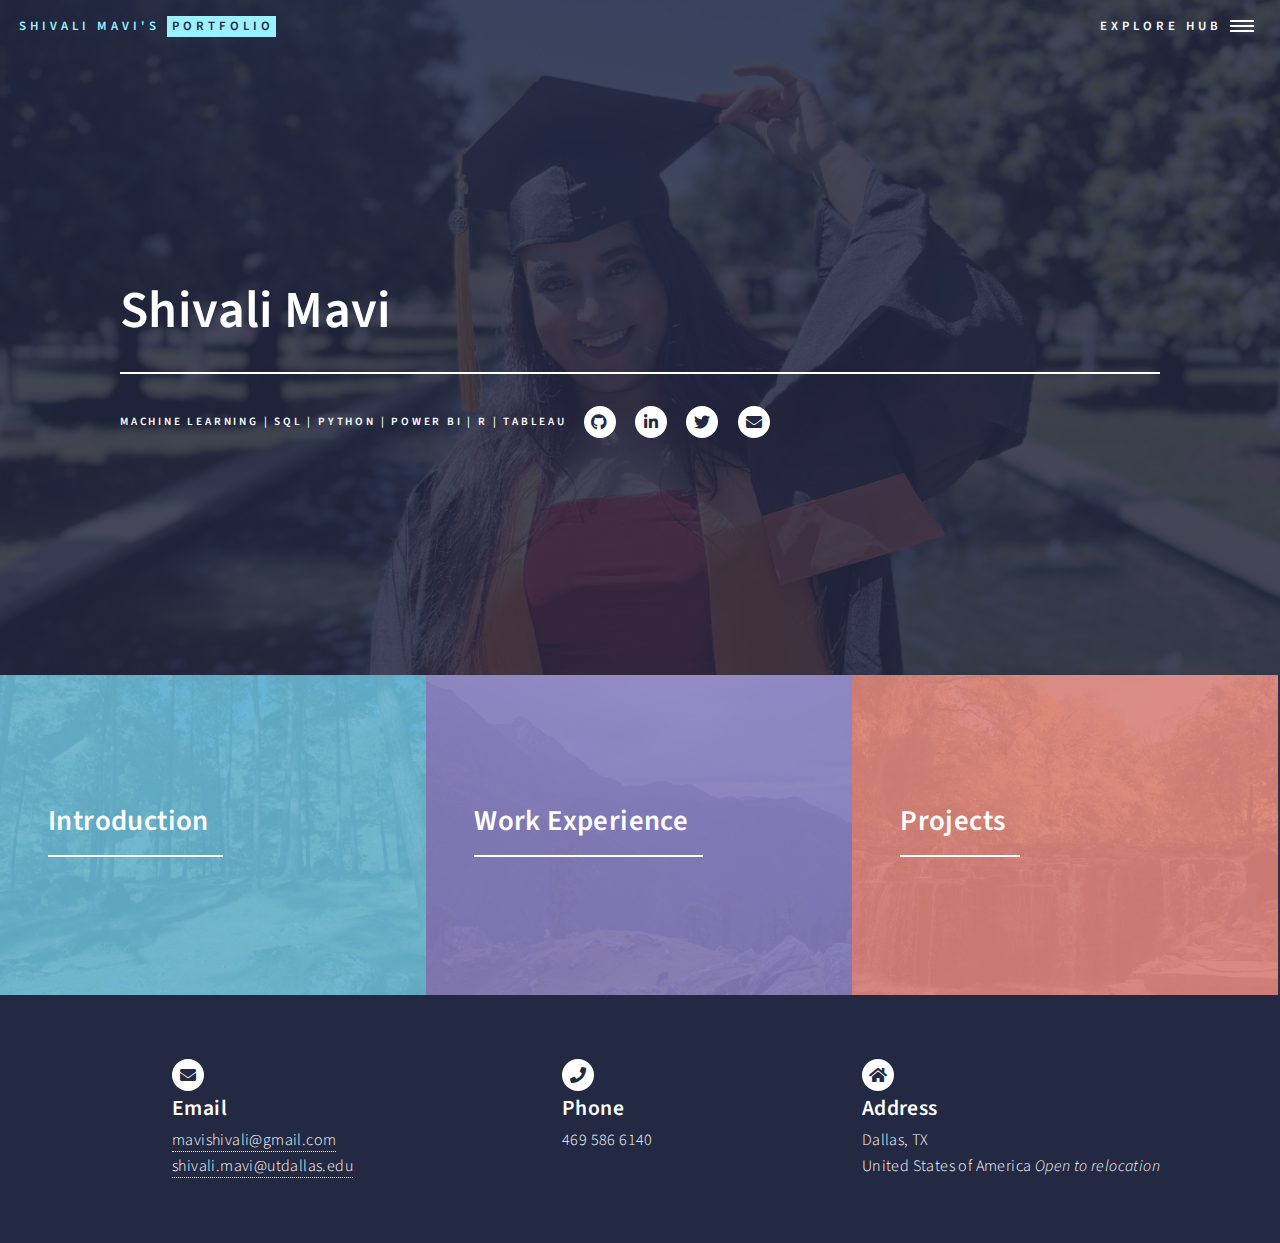
<file: index.html>
<!DOCTYPE HTML>

<html>
	<head>
		<title>Shivali Mavi's Portfolio</title>
		<meta charset="utf-8" />
		<meta name="viewport" content="width=device-width, initial-scale=1, user-scalable=no" />
		<link rel="stylesheet" href="assets/css/main.css" />
		<noscript><link rel="stylesheet" href="assets/css/noscript.css" /></noscript>
	</head>
	<body class="is-preload">

		<!-- Wrapper -->
			<div id="wrapper">

				<!-- Header -->
					<header id="header" class="alt">
						<a href="index.html" class="logo"><span>Shivali Mavi's</span> <strong>Portfolio</strong></a>
						<nav>
							<a href="#menu">Explore Hub</a>
						</nav>
					</header>
					
<!-- Menu -->
					<nav id="menu">
						<ul class="links">
							<li><a href="generic.html">Who am I?</a></li>
							<li><a href="elements.html">Professional Adventures!</a></li>
							<li><a href="projects.html">Projects</a></li>
						</ul>
					</nav>
				<!-- Banner -->
					<section id="banner" class="major">
						<div class="inner">
							<header class="major">
								<h1>Shivali Mavi</h1>
							</header>
							<div class="content">
								<p>Machine Learning | SQL | Python | Power BI | R | Tableau<br />
								</p>
								<!-- <ul class="actions">
									<li><a href="https://www.linkedin.com/in/shivalimavi/" class="button next scrolly">@shivalimavi</a></li>
								</ul> -->
				            <!-- Social media icons -->
							<ul class="icons">
								<li><a href="https://github.com/shivalimavi" class="icon brands alt fa-github"><span class="label">GitHub</span></a></li>
								<li><a href="https://www.linkedin.com/in/shivalimavi/" class="icon brands alt fa-linkedin-in"><span class="label">LinkedIn</span></a></li>
								<li><a href="https://twitter.com/shivalimavi1" class="icon brands alt fa-twitter"><span class="label">Twitter</span></a></li>
								<li><a href="mailto:shivali.mavi@utdallas.edu" class="icon solid alt fa-envelope"><span class="label">Email</span></a></li>
							</ul>
							</div>
						</div>
					</section>

				<!-- Main -->
					<div id="main">

						<!-- One -->
							<section id="one" class="tiles">
								<article>
									<span class="image">
										<img src="images/kasol.jpg" alt="" />
									</span>
									<header class="major">
										<h3><a href="generic.html" class="link">Introduction</a></h3>
									</header>
								</article>
								<article>
									<span class="image">
										<img src="images/triund2.JPG" alt="" />
									</span>
									<header class="major">
										<h3><a href="elements.html" class="link">Work Experience</a></h3>
									</header>
								</article>
								<article>
									<span class="image">
										<img src="images/dallas.jpg" alt="" />
									</span>
									<header class="major">
										<h3><a href="projects.html" class="link">Projects</a></h3>
									</header>
								</article>
								<!-- <article>
									<span class="image">
										<img src="images/pic04.jpg" alt="" />
									</span>
									<header class="major">
										<h3><a href="landing.html" class="link">Leadership Engagement</a></h3>
										<p>Nisl sed aliquam</p>
									</header>
								</article> -->
							</section>

						<!-- Two -->
							<!-- <section id="two">
								<div class="inner">
									<header class="major">
										<h2>Professional Proficiencies</h2>
									</header>
									<p>Nullam et orci eu lorem consequat tincidunt vivamus e</p>
									<ul class="actions">
										<li><a href="landing.html" class="button next">Get Started</a></li>
									</ul>
								</div>
							</section> -->

					</div>

				<!-- Contact -->
					<section id="contact">
						<div class="inner">
							<!-- <section>
								<form method="post" action="#">
									<div class="fields">
										<div class="field half">
											<label for="name">Name</label>
											<input type="text" name="name" id="name" />
										</div>
										<div class="field half">
											<label for="email">Email</label>
											<input type="text" name="email" id="email" />
										</div>
										<div class="field">
											<label for="message">Message</label>
											<textarea name="message" id="message" rows="6"></textarea>
										</div>
									</div>
									<ul class="actions">
										<li><input type="submit" value="Send Message" class="primary" /></li>
										<li><input type="reset" value="Clear" /></li>
									</ul>
								</form>
							</section> 
							<section class="split">
								<section> 
									<div class="contact-method">
										<span class="icon solid alt fa-envelope"></span>
										<h3>Email</h3>
										<a href="#">mavishivali@gmail.com</a>
									</div>
								</section>
								<section>
									<div class="contact-method">
										<span class="icon solid alt fa-phone"></span>
										<h3>Phone</h3>
										<span>469 586 6140</span>
									</div>
								</section>
								<section>
									<div class="contact-method">
										<span class="icon solid alt fa-home"></span>
										<h3>Address</h3>
										<span>1234 Somewhere Road #5432<br />
										Richardson, TX 75080<br />
										United States of America</span>
									</div>
								</section>
							</section> -->
							<div class="contact-methods">
								<section class="contact-method">
									<span class="icon solid alt fa-envelope"></span>
									<h3>Email</h3>
									<a href="mailto:mavishivali@gmail.com">mavishivali@gmail.com</a> <br />
									<a href="mailto:shivali.mavi@utdallas.edu">shivali.mavi@utdallas.edu</a>
								</section>
								<section class="contact-method">
									<span class="icon solid alt fa-phone"></span>
									<h3>Phone</h3>
									<span>469 586 6140</span>
								</section>
								<section class="contact-method">
									<span class="icon solid alt fa-home"></span>
									<h3>Address</h3>
									<span>Dallas, TX <br />
									United States of America<be />
									<i>Open to relocation</i></span>
								</section>
							</div>
						</div>
					</section>

				<!-- Footer -->
					<!-- <footer id="footer">
						<div class="inner">
							<ul class="icons">
								<li><a href="https://github.com/shivalimavi" class="icon brands alt fa-github"><span class="label">GitHub</span></a></li>
								<li><a href="https://twitter.com/shivalimavi1" class="icon brands alt fa-twitter"><span class="label">Twitter</span></a></li>
								<li><a href="#" class="icon brands alt fa-facebook-f"><span class="label">Facebook</span></a></li>
								<li><a href="#" class="icon brands alt fa-instagram"><span class="label">Instagram</span></a></li>
								<li><a href="#" class="icon brands alt fa-linkedin-in"><span class="label">LinkedIn</span></a></li>
							</ul>
							 <ul class="copyright">
								<li>&copy; Untitled</li><li>Design: <a href="https://html5up.net">HTML5 UP</a></li>
							</ul> 
						</div>
					</footer> -->

			</div>

		<!-- Scripts -->
			<script src="assets/js/jquery.min.js"></script>
			<script src="assets/js/jquery.scrolly.min.js"></script>
			<script src="assets/js/jquery.scrollex.min.js"></script>
			<script src="assets/js/browser.min.js"></script>
			<script src="assets/js/breakpoints.min.js"></script>
			<script src="assets/js/util.js"></script>
			<script src="assets/js/main.js"></script>

	</body>
</html>
</file>
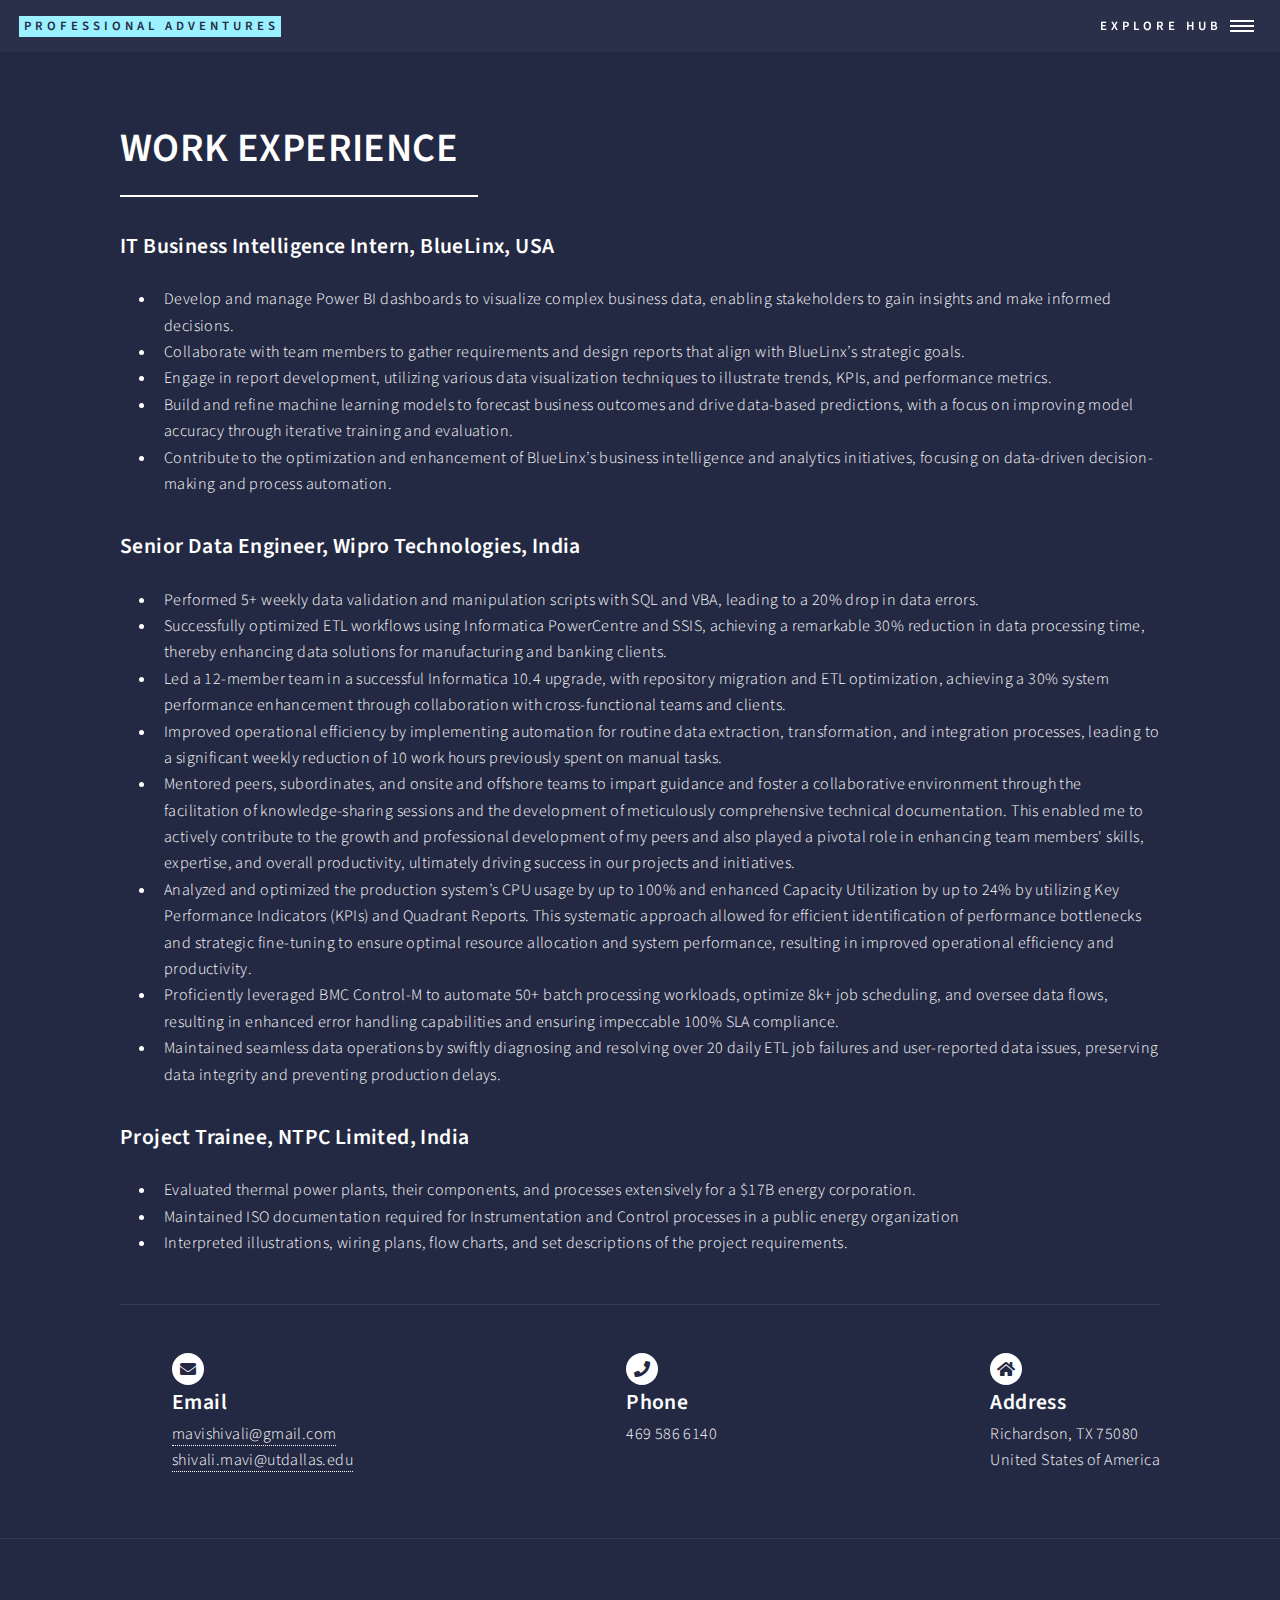
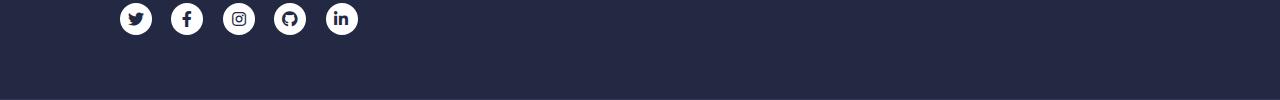
<file: elements.html>
<!DOCTYPE HTML>
<html>
	<head>
		<title>Work Experience - SHIVALI MAVI</title>
		<meta charset="utf-8" />
		<meta name="viewport" content="width=device-width, initial-scale=1, user-scalable=no" />
		<link rel="stylesheet" href="assets/css/main.css" />
		<noscript><link rel="stylesheet" href="assets/css/noscript.css" /></noscript>
	</head>
	<body class="is-preload">

		<!-- Wrapper -->
			<div id="wrapper">

				<!-- Header -->
					<header id="header">
						<a href="index.html" class="logo"><strong>Professional Adventures</strong> <span></span></a>
						<nav>
							<a href="#menu">Explore HUB</a>
						</nav>
					</header>

				<!-- Menu -->
				<nav id="menu">
					<ul class="links">
						
						<li><a href="generic.html">Who am I?</a></li>
						<li><a href="elements.html">Professional Adventures!</a></li>
						<li><a href="projects.html">Projects</a></li>
					</ul>
					<ul class="actions stacked">
							<li><a href="index.html" class="button primary fit">PORTFOLIO</a></li>
					</ul>
				</nav>

				<!-- Main -->
					<div id="main" class="alt">

						<!-- One -->
							<section id="one">
								<div class="inner">
									<header class="major">
										<h1>WORK EXPERIENCE</h1>
									</header>
	<!-- Content -->
<h3 id="content">IT Business Intelligence Intern, BlueLinx, USA</h3>
<ol>
											<!-- <li>PROJECT name</li> -->
<ul>
<li> Develop and manage Power BI dashboards to visualize complex business data, enabling stakeholders to gain insights and make informed decisions.</li>
<li>Collaborate with team members to gather requirements and design reports that align with BlueLinx’s strategic goals.</li>
<li>Engage in report development, utilizing various data visualization techniques to illustrate trends, KPIs, and performance metrics.</li>
<li>Build and refine machine learning models to forecast business outcomes and drive data-based predictions, with a focus on improving model accuracy through iterative training and evaluation.</li>
<li>Contribute to the optimization and enhancement of BlueLinx’s business intelligence and analytics initiatives, focusing on data-driven decision-making and process automation.</li>
</ul>
</ol>

									<!-- Content -->
										<h3 id="content">Senior Data Engineer, Wipro Technologies, India</h3>
										<ol>
											<!-- <li>PROJECT name</li> -->
											<ul>
												<li>Performed 5+ weekly data validation and manipulation scripts with SQL and VBA, leading to a 20% drop in data errors.    </li>
												<li>Successfully optimized ETL workflows using Informatica PowerCentre and SSIS, achieving a remarkable 30% reduction in data processing time, thereby enhancing data solutions for manufacturing and banking clients.</li>
												<li>Led a 12-member team in a successful Informatica 10.4 upgrade, with repository migration and ETL optimization, achieving a 30% system performance enhancement through collaboration with cross-functional teams and clients. </li>
												<li>Improved operational efficiency by implementing automation for routine data extraction, transformation, and integration processes, leading to a significant weekly reduction of 10 work hours previously spent on manual tasks.</li>
												<li>Mentored peers, subordinates, and onsite and offshore teams to impart guidance and foster a collaborative environment through the facilitation of knowledge-sharing sessions and the development of meticulously comprehensive technical documentation. This enabled me to actively contribute to the growth and professional development of my peers and also played a pivotal role in enhancing team members' skills, expertise, and overall productivity, ultimately driving success in our projects and initiatives.</li>
												<li>Analyzed and optimized the production system’s CPU usage by up to 100% and enhanced Capacity Utilization by up to 24% by utilizing Key Performance Indicators (KPIs) and Quadrant Reports. This systematic approach allowed for efficient identification of performance bottlenecks and strategic fine-tuning to ensure optimal resource allocation and system performance, resulting in improved operational efficiency and productivity. </li>
												<li>Proficiently leveraged BMC Control-M to automate 50+ batch processing workloads, optimize 8k+ job scheduling, and oversee data flows, resulting in enhanced error handling capabilities and ensuring impeccable 100% SLA compliance.</li>
												<li>Maintained seamless data operations by swiftly diagnosing and resolving over 20 daily ETL job failures and user-reported data issues, preserving data integrity and preventing production delays.</li>
											
											</ul>

										</ol>
										<h3 id="content">Project Trainee, NTPC Limited, India</h3>
										<ol>
											<!-- <li>PROJECT name</li> -->
											<ul>
												<li>Evaluated thermal power plants, their components, and processes extensively for a $17B energy corporation.</li>
												<li>Maintained ISO documentation required for Instrumentation and Control processes in 	a public energy organization </li>
												<li>Interpreted illustrations, wiring plans, flow charts, and set descriptions of the project requirements.</li>
											</ul>

										</ol>
										<!-- <div class="row">
											<div class="col-6 col-12-small">
												<h3>Sem turpis amet semper</h3>
												<p>Nunc lacinia ante nunc ac lobortis. Interdum adipiscing gravida odio porttitor sem non mi integer non faucibus ornare mi ut ante amet placerat aliquet. Volutpat commodo eu sed ante lacinia. Sapien a lorem in integer ornare praesent commodo adipiscing arcu in massa commodo lorem accumsan at odio massa ac ac. Semper adipiscing varius montes viverra nibh in adipiscing blandit tempus accumsan.</p>
											</div>
											<div class="col-6 col-12-small">
												<h3>Magna odio tempus commodo</h3>
												<p>In arcu accumsan arcu adipiscing accumsan orci ac. Felis id enim aliquet. Accumsan ac integer lobortis commodo ornare aliquet accumsan erat tempus amet porttitor. Ante commodo blandit adipiscing integer semper orci eget. Faucibus commodo adipiscing mi eu nullam accumsan morbi arcu ornare odio mi adipiscing nascetur lacus ac interdum morbi accumsan vis mi accumsan ac praesent.</p>
											</div> -->
											<!-- Break -->
											<!-- <div class="col-4 col-12-medium">
												<h3>Interdum sapien gravida</h3>
												<p>Nunc lacinia ante nunc ac lobortis. Interdum adipiscing gravida odio porttitor sem non mi integer non faucibus ornare mi ut ante amet placerat aliquet. Volutpat eu sed ante lacinia sapien lorem accumsan varius montes viverra nibh in adipiscing blandit tempus accumsan.</p>
											</div>
											<div class="col-4 col-12-medium">
												<h3>Faucibus consequat lorem</h3>
												<p>Nunc lacinia ante nunc ac lobortis. Interdum adipiscing gravida odio porttitor sem non mi integer non faucibus ornare mi ut ante amet placerat aliquet. Volutpat eu sed ante lacinia sapien lorem accumsan varius montes viverra nibh in adipiscing blandit tempus accumsan.</p>
											</div>
											<div class="col-4 col-12-medium">
												<h3>Accumsan montes viverra</h3>
												<p>Nunc lacinia ante nunc ac lobortis. Interdum adipiscing gravida odio porttitor sem non mi integer non faucibus ornare mi ut ante amet placerat aliquet. Volutpat eu sed ante lacinia sapien lorem accumsan varius montes viverra nibh in adipiscing blandit tempus accumsan.</p>
											</div>
										</div> -->

									<hr class="major" />

									<!-- Elements -->
										<!-- <h2 id="elements">Elements</h2>
										<div class="row gtr-200">
											<div class="col-6 col-12-medium"> -->

												<!-- Text stuff -->
													<!-- <h3>Text</h3>
													<p>This is <b>bold</b> and this is <strong>strong</strong>. This is <i>italic</i> and this is <em>emphasized</em>.
													This is <sup>superscript</sup> text and this is <sub>subscript</sub> text.
													This is <u>underlined</u> and this is code: <code>for (;;) { ... }</code>.
													Finally, this is a <a href="#">link</a>.</p>
													<hr />
													<h2>Heading Level 2</h2>
													<h3>Heading Level 3</h3>
													<h4>Heading Level 4</h4>
													<hr />
													<p>Nunc lacinia ante nunc ac lobortis. Interdum adipiscing gravida odio porttitor sem non mi integer non faucibus ornare mi ut ante amet placerat aliquet. Volutpat eu sed ante lacinia sapien lorem accumsan varius montes viverra nibh in adipiscing blandit tempus accumsan.</p>
													-->
												<!-- Lists -->
													<!--<h3>Lists</h3>
													<div class="row">
														<div class="col-6 col-12-small">

															<h4>Unordered</h4>
															<ul>
																<li>Dolor etiam magna etiam.</li>
																<li>Sagittis lorem eleifend.</li>
																<li>Felis dolore viverra.</li>
															</ul>

															<h4>Alternate</h4>
															<ul class="alt">
																<li>Dolor etiam magna etiam.</li>
																<li>Sagittis lorem eleifend.</li>
																<li>Felis feugiat viverra.</li>
															</ul>

														</div>
														<div class="col-6 col-12-small">

															<h4>Ordered</h4>
															<ol>
																<li>Dolor etiam magna etiam.</li>
																<li>Etiam vel lorem sed viverra.</li>
																<li>Felis dolore viverra.</li>
																<li>Dolor etiam magna etiam.</li>
																<li>Etiam vel lorem sed viverra.</li>
																<li>Felis dolore viverra.</li>
															</ol>

															<h4>Icons</h4>
															<ul class="icons">
																<li><a href="#" class="icon brands fa-twitter"><span class="label">Twitter</span></a></li>
																<li><a href="#" class="icon brands fa-facebook-f"><span class="label">Facebook</span></a></li>
																<li><a href="#" class="icon brands fa-instagram"><span class="label">Instagram</span></a></li>
																<li><a href="#" class="icon brands fa-github"><span class="label">Github</span></a></li>
																<li><a href="#" class="icon brands fa-dribbble"><span class="label">Dribbble</span></a></li>
																<li><a href="#" class="icon brands fa-tumblr"><span class="label">Tumblr</span></a></li>
															</ul>
															<ul class="icons">
																<li><a href="#" class="icon brands alt fa-twitter"><span class="label">Twitter</span></a></li>
																<li><a href="#" class="icon brands alt fa-facebook-f"><span class="label">Facebook</span></a></li>
																<li><a href="#" class="icon brands alt fa-instagram"><span class="label">Instagram</span></a></li>
															</ul>

														</div>
													</div>
													<h4>Definition</h4>
													<dl>
														<dt>Item1</dt>
														<dd>
															<p>Lorem ipsum dolor vestibulum ante ipsum primis in faucibus vestibulum. Blandit adipiscing eu felis iaculis volutpat ac adipiscing accumsan eu faucibus. Integer ac pellentesque praesent. Lorem ipsum dolor.</p>
														</dd>
														<dt>Item2</dt>
														<dd>
															<p>Lorem ipsum dolor vestibulum ante ipsum primis in faucibus vestibulum. Blandit adipiscing eu felis iaculis volutpat ac adipiscing accumsan eu faucibus. Integer ac pellentesque praesent. Lorem ipsum dolor.</p>
														</dd>
														<dt>Item3</dt>
														<dd>
															<p>Lorem ipsum dolor vestibulum ante ipsum primis in faucibus vestibulum. Blandit adipiscing eu felis iaculis volutpat ac adipiscing accumsan eu faucibus. Integer ac pellentesque praesent. Lorem ipsum dolor.</p>
														</dd>
													</dl>

													<h4>Actions</h4>
													<ul class="actions">
														<li><a href="#" class="button primary">Default</a></li>
														<li><a href="#" class="button">Default</a></li>
													</ul>
													<ul class="actions small">
														<li><a href="#" class="button primary small">Small</a></li>
														<li><a href="#" class="button small">Small</a></li>
													</ul>
													<div class="row">
														<div class="col-6 col-12-small">
															<ul class="actions stacked">
																<li><a href="#" class="button primary">Default</a></li>
																<li><a href="#" class="button">Default</a></li>
															</ul>
														</div>
														<div class="col-6 col-12-small">
															<ul class="actions stacked">
																<li><a href="#" class="button primary small">Small</a></li>
																<li><a href="#" class="button small">Small</a></li>
															</ul>
														</div>
														<div class="col-6 col-12-small">
															<ul class="actions stacked">
																<li><a href="#" class="button primary fit">Default</a></li>
																<li><a href="#" class="button fit">Default</a></li>
															</ul>
														</div>
														<div class="col-6 col-12-small">
															<ul class="actions stacked">
																<li><a href="#" class="button primary small fit">Small</a></li>
																<li><a href="#" class="button small fit">Small</a></li>
															</ul>
														</div>
													</div>

													<h4>Pagination</h4>
													<ul class="pagination">
														<li><span class="button small disabled">Prev</span></li>
														<li><a href="#" class="page active">1</a></li>
														<li><a href="#" class="page">2</a></li>
														<li><a href="#" class="page">3</a></li>
														<li><span>&hellip;</span></li>
														<li><a href="#" class="page">8</a></li>
														<li><a href="#" class="page">9</a></li>
														<li><a href="#" class="page">10</a></li>
														<li><a href="#" class="button small">Next</a></li>
													</ul> -->

												<!-- Blockquote -->
													<!-- <h3>Blockquote</h3>
													<blockquote>Fringilla nisl. Donec accumsan interdum nisi, quis tincidunt felis sagittis eget tempus euismod. Vestibulum ante ipsum primis in faucibus vestibulum. Blandit adipiscing eu felis iaculis volutpat ac adipiscing accumsan faucibus. Vestibulum ante ipsum primis in faucibus vestibulum. Blandit adipiscing eu felis.</blockquote>
													-->
												<!-- Table -->
													<!-- <h3>Table</h3>

													<h4>Default</h4>
													<div class="table-wrapper">
														<table>
															<thead>
																<tr>
																	<th>Name</th>
																	<th>Description</th>
																	<th>Price</th>
																</tr>
															</thead>
															<tbody>
																<tr>
																	<td>Item1</td>
																	<td>Ante turpis integer aliquet porttitor.</td>
																	<td>29.99</td>
																</tr>
																<tr>
																	<td>Item2</td>
																	<td>Vis ac commodo adipiscing arcu aliquet.</td>
																	<td>19.99</td>
																</tr>
																<tr>
																	<td>Item3</td>
																	<td> Morbi faucibus arcu accumsan lorem.</td>
																	<td>29.99</td>
																</tr>
																<tr>
																	<td>Item4</td>
																	<td>Vitae integer tempus condimentum.</td>
																	<td>19.99</td>
																</tr>
																<tr>
																	<td>Item5</td>
																	<td>Ante turpis integer aliquet porttitor.</td>
																	<td>29.99</td>
																</tr>
															</tbody>
															<tfoot>
																<tr>
																	<td colspan="2"></td>
																	<td>100.00</td>
																</tr>
															</tfoot>
														</table>
													</div>

													<h4>Alternate</h4>
													<div class="table-wrapper">
														<table class="alt">
															<thead>
																<tr>
																	<th>Name</th>
																	<th>Description</th>
																	<th>Price</th>
																</tr>
															</thead>
															<tbody>
																<tr>
																	<td>Item1</td>
																	<td>Ante turpis integer aliquet porttitor.</td>
																	<td>29.99</td>
																</tr>
																<tr>
																	<td>Item2</td>
																	<td>Vis ac commodo adipiscing arcu aliquet.</td>
																	<td>19.99</td>
																</tr>
																<tr>
																	<td>Item3</td>
																	<td> Morbi faucibus arcu accumsan lorem.</td>
																	<td>29.99</td>
																</tr>
																<tr>
																	<td>Item4</td>
																	<td>Vitae integer tempus condimentum.</td>
																	<td>19.99</td>
																</tr>
																<tr>
																	<td>Item5</td>
																	<td>Ante turpis integer aliquet porttitor.</td>
																	<td>29.99</td>
																</tr>
															</tbody>
															<tfoot>
																<tr>
																	<td colspan="2"></td>
																	<td>100.00</td>
																</tr>
															</tfoot>
														</table>
													</div>

											</div>
											<div class="col-6 col-12-medium"> -->

												<!-- Buttons -->
													<!-- <h3>Buttons</h3>
													<ul class="actions">
														<li><a href="#" class="button primary">Primary</a></li>
														<li><a href="#" class="button">Default</a></li>
													</ul>
													<div class="row">
														<div class="col-6 col-12-xsmall">
															<ul class="actions stacked">
																<li><a href="#" class="button large">Large</a></li>
																<li><a href="#" class="button">Default</a></li>
																<li><a href="#" class="button small">Small</a></li>
															</ul>
														</div>
														<div class="col-6 col-12-xsmall">
															<ul class="actions stacked">
																<li><a href="#" class="button primary large">Large</a></li>
																<li><a href="#" class="button primary">Default</a></li>
																<li><a href="#" class="button primary small">Small</a></li>
															</ul>
														</div>
													</div>
													<ul class="actions fit">
														<li><a href="#" class="button primary fit">Fit</a></li>
														<li><a href="#" class="button fit">Fit</a></li>
													</ul>
													<ul class="actions fit small">
														<li><a href="#" class="button primary fit small">Fit + Small</a></li>
														<li><a href="#" class="button fit small">Fit + Small</a></li>
													</ul>
													<ul class="actions">
														<li><a href="#" class="button primary icon solid fa-search">Icon</a></li>
														<li><a href="#" class="button icon solid fa-download">Icon</a></li>
													</ul>
													<ul class="actions">
														<li><span class="button primary disabled">Primary</span></li>
														<li><span class="button disabled">Default</span></li>
													</ul> -->

												<!-- Form -->
													<!-- <h3>Form</h3>

													<form method="post" action="#">
														<div class="row gtr-uniform">
															<div class="col-6 col-12-xsmall">
																<input type="text" name="demo-name" id="demo-name" value="" placeholder="Name" />
															</div>
															<div class="col-6 col-12-xsmall">
																<input type="email" name="demo-email" id="demo-email" value="" placeholder="Email" />
															</div> -->
															<!-- Break -->
															<!-- <div class="col-12">
																<select name="demo-category" id="demo-category">
																	<option value="">- Category -</option>
																	<option value="1">Manufacturing</option>
																	<option value="1">Shipping</option>
																	<option value="1">Administration</option>
																	<option value="1">Human Resources</option>
																</select>
															</div> -->
															<!-- Break -->
															<!-- <div class="col-4 col-12-small">
																<input type="radio" id="demo-priority-low" name="demo-priority" checked>
																<label for="demo-priority-low">Low</label>
															</div>
															<div class="col-4 col-12-small">
																<input type="radio" id="demo-priority-normal" name="demo-priority">
																<label for="demo-priority-normal">Normal</label>
															</div>
															<div class="col-4 col-12-small">
																<input type="radio" id="demo-priority-high" name="demo-priority">
																<label for="demo-priority-high">High</label>
															</div> -->
															<!-- Break -->
															<!--<div class="col-6 col-12-small">
																<input type="checkbox" id="demo-copy" name="demo-copy">
																<label for="demo-copy">Email me a copy</label>
															</div>
															<div class="col-6 col-12-small">
																<input type="checkbox" id="demo-human" name="demo-human" checked>
																<label for="demo-human">I am a human</label>
															</div> -->
															<!-- Break -->
															<!-- <div class="col-12">
																<textarea name="demo-message" id="demo-message" placeholder="Enter your message" rows="6"></textarea>
															</div> -->
															<!-- Break -->
															<!-- <div class="col-12">
																<ul class="actions">
																	<li><input type="submit" value="Send Message" class="primary" /></li>
																	<li><input type="reset" value="Reset" /></li>
																</ul>
															</div>
														</div>
													</form> -->

												<!-- Image -->
													<!-- <h3>Image</h3>

													<h4>Fit</h4>
													<span class="image fit"><img src="images/pic03.jpg" alt="" /></span>
													<div class="box alt">
														<div class="row gtr-50 gtr-uniform">
															<div class="col-4"><span class="image fit"><img src="images/pic08.jpg" alt="" /></span></div>
															<div class="col-4"><span class="image fit"><img src="images/pic09.jpg" alt="" /></span></div>
															<div class="col-4"><span class="image fit"><img src="images/pic10.jpg" alt="" /></span></div>
														-->
															<!-- Break -->
															<!-- <div class="col-4"><span class="image fit"><img src="images/pic10.jpg" alt="" /></span></div>
															<div class="col-4"><span class="image fit"><img src="images/pic08.jpg" alt="" /></span></div>
															<div class="col-4"><span class="image fit"><img src="images/pic09.jpg" alt="" /></span></div>
															-->
															<!-- Break -->
															<!-- <div class="col-4"><span class="image fit"><img src="images/pic09.jpg" alt="" /></span></div>
															<div class="col-4"><span class="image fit"><img src="images/pic10.jpg" alt="" /></span></div>
															<div class="col-4"><span class="image fit"><img src="images/pic08.jpg" alt="" /></span></div>
														</div>
													</div>

													<h4>Left &amp; Right</h4>
													<p><span class="image left"><img src="images/pic09.jpg" alt="" /></span>Lorem ipsum dolor sit accumsan interdum nisi, quis tincidunt felis sagittis eget. tempus euismod. Vestibulum ante ipsum primis in faucibus vestibulum. Blandit adipiscing eu felis iaculis volutpat ac adipiscing accumsan eu faucibus. Integer ac pellentesque praesent tincidunt felis sagittis eget. tempus euismod. Vestibulum ante ipsum primis sagittis eget. tempus euismod. Vestibulum ante ipsum primis in faucibus vestibulum. Blandit adipiscing eu felis iaculis volutpat ac adipiscing accumsan eu faucibus. Integer ac pellentesque praesent tincidunt felis sagittis eget tempus vestibulum ante ipsum primis in faucibus magna blandit adipiscing eu felis iaculis.</p>
													<p><span class="image right"><img src="images/pic10.jpg" alt="" /></span>Lorem ipsum dolor sit accumsan interdum nisi, quis tincidunt felis sagittis eget. tempus euismod. Vestibulum ante ipsum primis in faucibus vestibulum. Blandit adipiscing eu felis iaculis volutpat ac adipiscing accumsan eu faucibus. Integer ac pellentesque praesent tincidunt felis sagittis eget. tempus euismod. Vestibulum ante ipsum primis sagittis eget. tempus euismod. Vestibulum ante ipsum primis in faucibus vestibulum. Blandit adipiscing eu felis iaculis volutpat ac adipiscing accumsan eu faucibus. Integer ac pellentesque praesent tincidunt felis sagittis eget tempus vestibulum ante ipsum primis in faucibus magna blandit adipiscing eu felis iaculis.</p>
												-->
												<!-- Box -->
													<!-- <h3>Box</h3>
													<div class="box">
														<p>Felis sagittis eget tempus primis in faucibus vestibulum. Blandit adipiscing eu felis iaculis volutpat ac adipiscing accumsan eu faucibus. Integer ac pellentesque praesent tincidunt felis sagittis eget. tempus euismod. Magna sed etiam ante ipsum primis in faucibus vestibulum. Blandit adipiscing eu ipsum primis in faucibus vestibulum. Blandit adipiscing eu felis iaculis volutpat ac adipiscing accumsan eu faucibus lorem ipsum.</p>
													</div> -->

												<!-- Preformatted Code -->
													<!-- <h3>Preformatted</h3>
													<pre><code>i = 0;

while (!deck.isInOrder()) {
    print 'Iteration ' + i;
    deck.shuffle();
    i++;
}

print 'It took ' + i + ' iterations to sort the deck.';
</code></pre>

											</div>
										</div>

								</div>
							</section>

					</div> -->

				<!-- Contact -->
					 <section id="contact">
					<!--	<div class="inner">
							<section>
								<form method="post" action="#">
									<div class="fields">
										<div class="field half">
											<label for="name">Name</label>
											<input type="text" name="name" id="name" />
										</div>
										<div class="field half">
											<label for="email">Email</label>
											<input type="text" name="email" id="email" />
										</div>
										<div class="field">
											<label for="message">Message</label>
											<textarea name="message" id="message" rows="6"></textarea>
										</div>
									</div> 
									<ul class="actions">
										<li><input type="submit" value="Send Message" class="primary" /></li>
										<li><input type="reset" value="Clear" /></li>
									</ul>
								</form>
							</section> -->
							<div class="contact-methods">
								<section class="contact-method">
									<span class="icon solid alt fa-envelope"></span>
									<h3>Email</h3>
									<a href="mailto:mavishivali@gmail.com">mavishivali@gmail.com</a> <br />
									<a href="mailto:shivali.mavi@utdallas.edu">shivali.mavi@utdallas.edu</a>
								</section>
								<section class="contact-method">
									<span class="icon solid alt fa-phone"></span>
									<h3>Phone</h3>
									<span>469 586 6140</span>
								</section>
								<section class="contact-method">
									<span class="icon solid alt fa-home"></span>
									<h3>Address</h3>
									<span>Richardson, TX 75080<br />
									United States of America</span>
								</section>
							</div>
						</div>
					</section>

				<!-- Footer -->
					<footer id="footer">
						<div class="inner">
							<ul class="icons">
								<li><a href="#" class="icon brands alt fa-twitter"><span class="label">Twitter</span></a></li>
								<li><a href="#" class="icon brands alt fa-facebook-f"><span class="label">Facebook</span></a></li>
								<li><a href="#" class="icon brands alt fa-instagram"><span class="label">Instagram</span></a></li>
								<li><a href="#" class="icon brands alt fa-github"><span class="label">GitHub</span></a></li>
								<li><a href="#" class="icon brands alt fa-linkedin-in"><span class="label">LinkedIn</span></a></li>
							</ul>
							<!-- <ul class="copyright">
								<li>&copy; Untitled</li><li>Design: <a href="https://html5up.net">HTML5 UP</a></li>
							</ul> -->
						</div>
					</footer>

			</div>

		<!-- Scripts -->
			<script src="assets/js/jquery.min.js"></script>
			<script src="assets/js/jquery.scrolly.min.js"></script>
			<script src="assets/js/jquery.scrollex.min.js"></script>
			<script src="assets/js/browser.min.js"></script>
			<script src="assets/js/breakpoints.min.js"></script>
			<script src="assets/js/util.js"></script>
			<script src="assets/js/main.js"></script>

	</body>
</html>
</file>
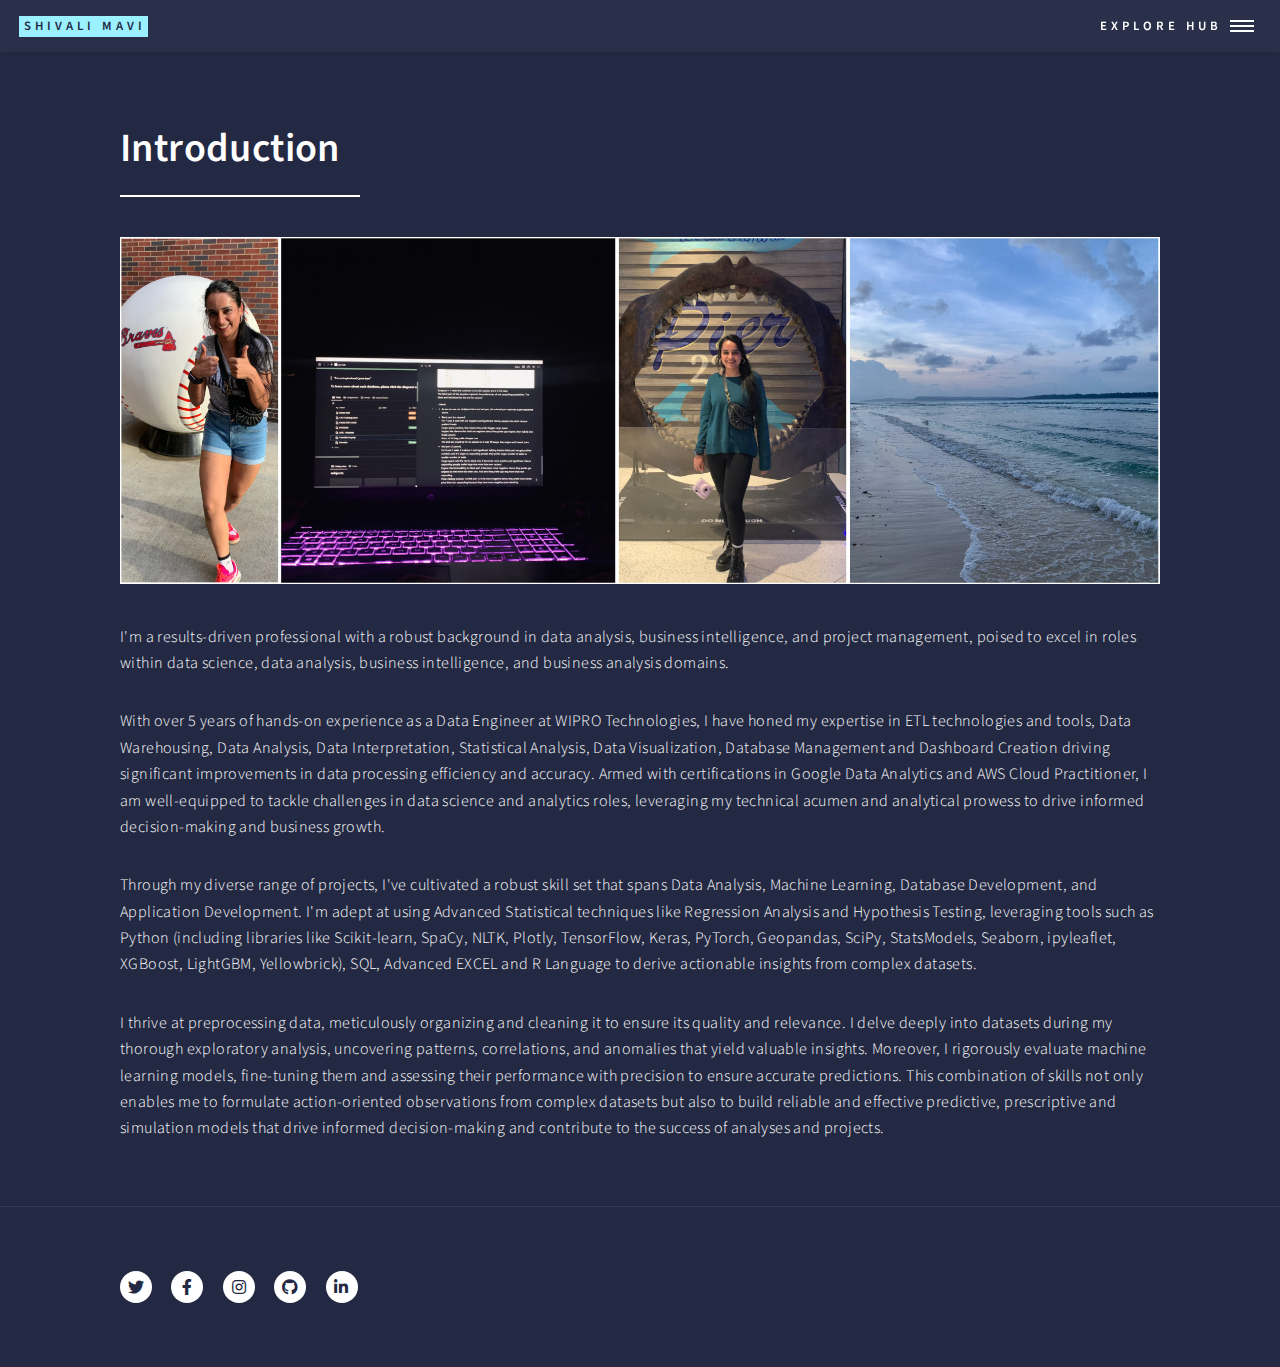
<file: generic.html>
<!DOCTYPE HTML>
<!--
	Forty by HTML5 UP
	html5up.net | @ajlkn
	Free for personal and commercial use under the CCA 3.0 license (html5up.net/license)
-->
<html>
	<head>
		<title>SHIVALI MAVI - Introduction</title>
		<meta charset="utf-8" />
		<meta name="viewport" content="width=device-width, initial-scale=1, user-scalable=no" />
		<link rel="stylesheet" href="assets/css/main.css" />
		<noscript><link rel="stylesheet" href="assets/css/noscript.css" /></noscript>
	</head>
	<body class="is-preload">

		<!-- Wrapper -->
			<div id="wrapper">

				<!-- Header -->
					<header id="header">
						<a href="index.html" class="logo"><strong>SHIVALI MAVI</strong> </a>
						<nav>
							<a href="#menu">Explore Hub</a>
						</nav>
					</header>

				<!-- Menu -->
					<!--<nav id="menu">
						<ul class="links">
							<li><a href="index.html">Home</a></li>
							<li><a href="landing.html">Landing</a></li>
							<li><a href="generic.html">Generic</a></li>
							<li><a href="elements.html">Elements</a></li>
						</ul>
						<ul class="actions stacked">
							<li><a href="#" class="button primary fit">Get Started</a></li>
							<li><a href="#" class="button fit">Log In</a></li>
						</ul>
					</nav> -->
					<nav id="menu">
						<ul class="links">
							
							<li><a href="generic.html">Who am I?</a></li>
							<li><a href="elements.html">Professional Adventures!</a></li>
							<li><a href="landing.html">Geeky Creations!</a></li>
							<li><a href="index.html">Connect with me!</a></li>
						</ul>e
					</nav>

				<!-- Main -->
					<div id="main" class="alt">

						<!-- One -->
							<section id="one">
								<div class="inner">
									<header class="major">
										<h1>Introduction</h1>
									</header>
									<span class="image main"><img src="images/intro.jpg" alt="" /></span>
									<p>I'm a results-driven professional with a robust background in data analysis, business intelligence, and project management, poised to excel in roles within data science, data analysis, business intelligence, and business analysis domains.</p>
									<p>With over 5 years of hands-on experience as a Data Engineer at WIPRO Technologies, I have honed my expertise in ETL technologies and tools, Data Warehousing, Data Analysis, Data Interpretation, Statistical Analysis, Data Visualization, Database Management and Dashboard Creation driving significant improvements in data processing efficiency and accuracy. Armed with certifications in Google Data Analytics and AWS Cloud Practitioner, I am well-equipped to tackle challenges in data science and analytics roles, leveraging my technical acumen and analytical prowess to drive informed decision-making and business growth. </p>
									<p>Through my diverse range of projects, I've cultivated a robust skill set that spans Data Analysis, Machine Learning, Database Development, and Application Development. I'm adept at using Advanced Statistical techniques like Regression Analysis and Hypothesis Testing, leveraging tools such as Python (including libraries like Scikit-learn, SpaCy, NLTK, Plotly, TensorFlow, Keras, PyTorch, Geopandas, SciPy, StatsModels, Seaborn, ipyleaflet, XGBoost, LightGBM, Yellowbrick), SQL, Advanced EXCEL and R Language to derive actionable insights from complex datasets. </p>
									<p>I thrive at preprocessing data, meticulously organizing and cleaning it to ensure its quality and relevance. I delve deeply into datasets during my thorough exploratory analysis, uncovering patterns, correlations, and anomalies that yield valuable insights. Moreover, I rigorously evaluate machine learning models, fine-tuning them and assessing their performance with precision to ensure accurate predictions. This combination of skills not only enables me to formulate action-oriented observations from complex datasets but also to build reliable and effective predictive, prescriptive and simulation models that drive informed decision-making and contribute to the success of analyses and projects.</p>

								</div>
							</section>

					</div>

				<!-- Contact 
					<section id="contact">
						<div class="inner">
							<section>
								<form method="post" action="#">
									<div class="fields">
										<div class="field half">
											<label for="name">Name</label>
											<input type="text" name="name" id="name" />
										</div>
										<div class="field half">
											<label for="email">Email</label>
											<input type="text" name="email" id="email" />
										</div>
										<div class="field">
											<label for="message">Message</label>
											<textarea name="message" id="message" rows="6"></textarea>
										</div>
									</div>
									<ul class="actions">
										<li><input type="submit" value="Send Message" class="primary" /></li>
										<li><input type="reset" value="Clear" /></li>
									</ul>
								</form>
							</section>
							<section class="split">
								<section>
									<div class="contact-method">
										<span class="icon solid alt fa-envelope"></span>
										<h3>Email</h3>
										<a href="#">information@untitled.tld</a>
									</div>
								</section>
								<section>
									<div class="contact-method">
										<span class="icon solid alt fa-phone"></span>
										<h3>Phone</h3>
										<span>(000) 000-0000 x12387</span>
									</div>
								</section>
								<section>
									<div class="contact-method">
										<span class="icon solid alt fa-home"></span>
										<h3>Address</h3>
										<span>1234 Somewhere Road #5432<br />
										Nashville, TN 00000<br />
										United States of America</span>
									</div>
								</section>
							</section>
						</div>
					</section> -->

				<!-- Footer -->
					<footer id="footer">
						<div class="inner">
							<ul class="icons">
								<li><a href="#" class="icon brands alt fa-twitter"><span class="label">Twitter</span></a></li>
								<li><a href="#" class="icon brands alt fa-facebook-f"><span class="label">Facebook</span></a></li>
								<li><a href="#" class="icon brands alt fa-instagram"><span class="label">Instagram</span></a></li>
								<li><a href="#" class="icon brands alt fa-github"><span class="label">GitHub</span></a></li>
								<li><a href="#" class="icon brands alt fa-linkedin-in"><span class="label">LinkedIn</span></a></li>
							</ul>
							<!-- <ul class="copyright">
								<li>&copy; Untitled</li><li>Design: <a href="https://html5up.net">HTML5 UP</a></li>
							</ul> -->
						</div>
					</footer>

			</div>

		<!-- Scripts -->
			<script src="assets/js/jquery.min.js"></script>
			<script src="assets/js/jquery.scrolly.min.js"></script>
			<script src="assets/js/jquery.scrollex.min.js"></script>
			<script src="assets/js/browser.min.js"></script>
			<script src="assets/js/breakpoints.min.js"></script>
			<script src="assets/js/util.js"></script>
			<script src="assets/js/main.js"></script>

	</body>
</html>
</file>
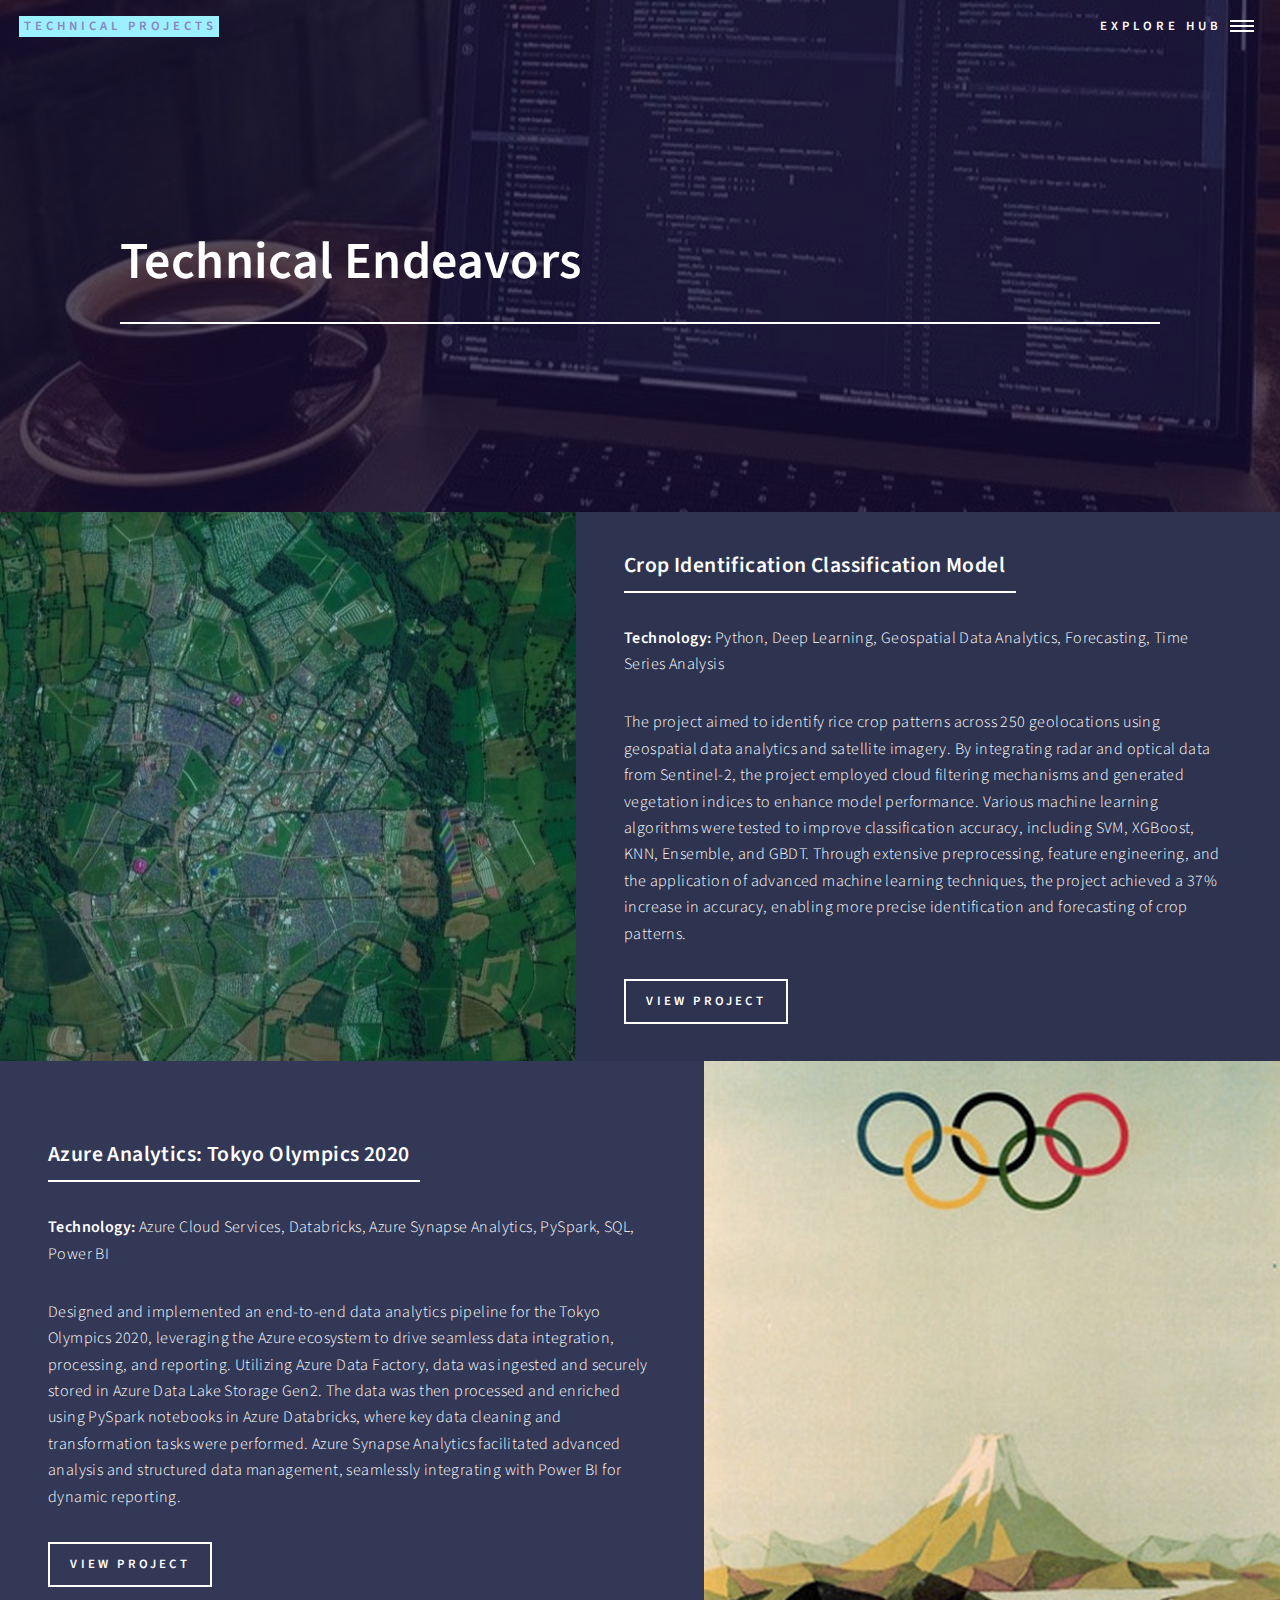
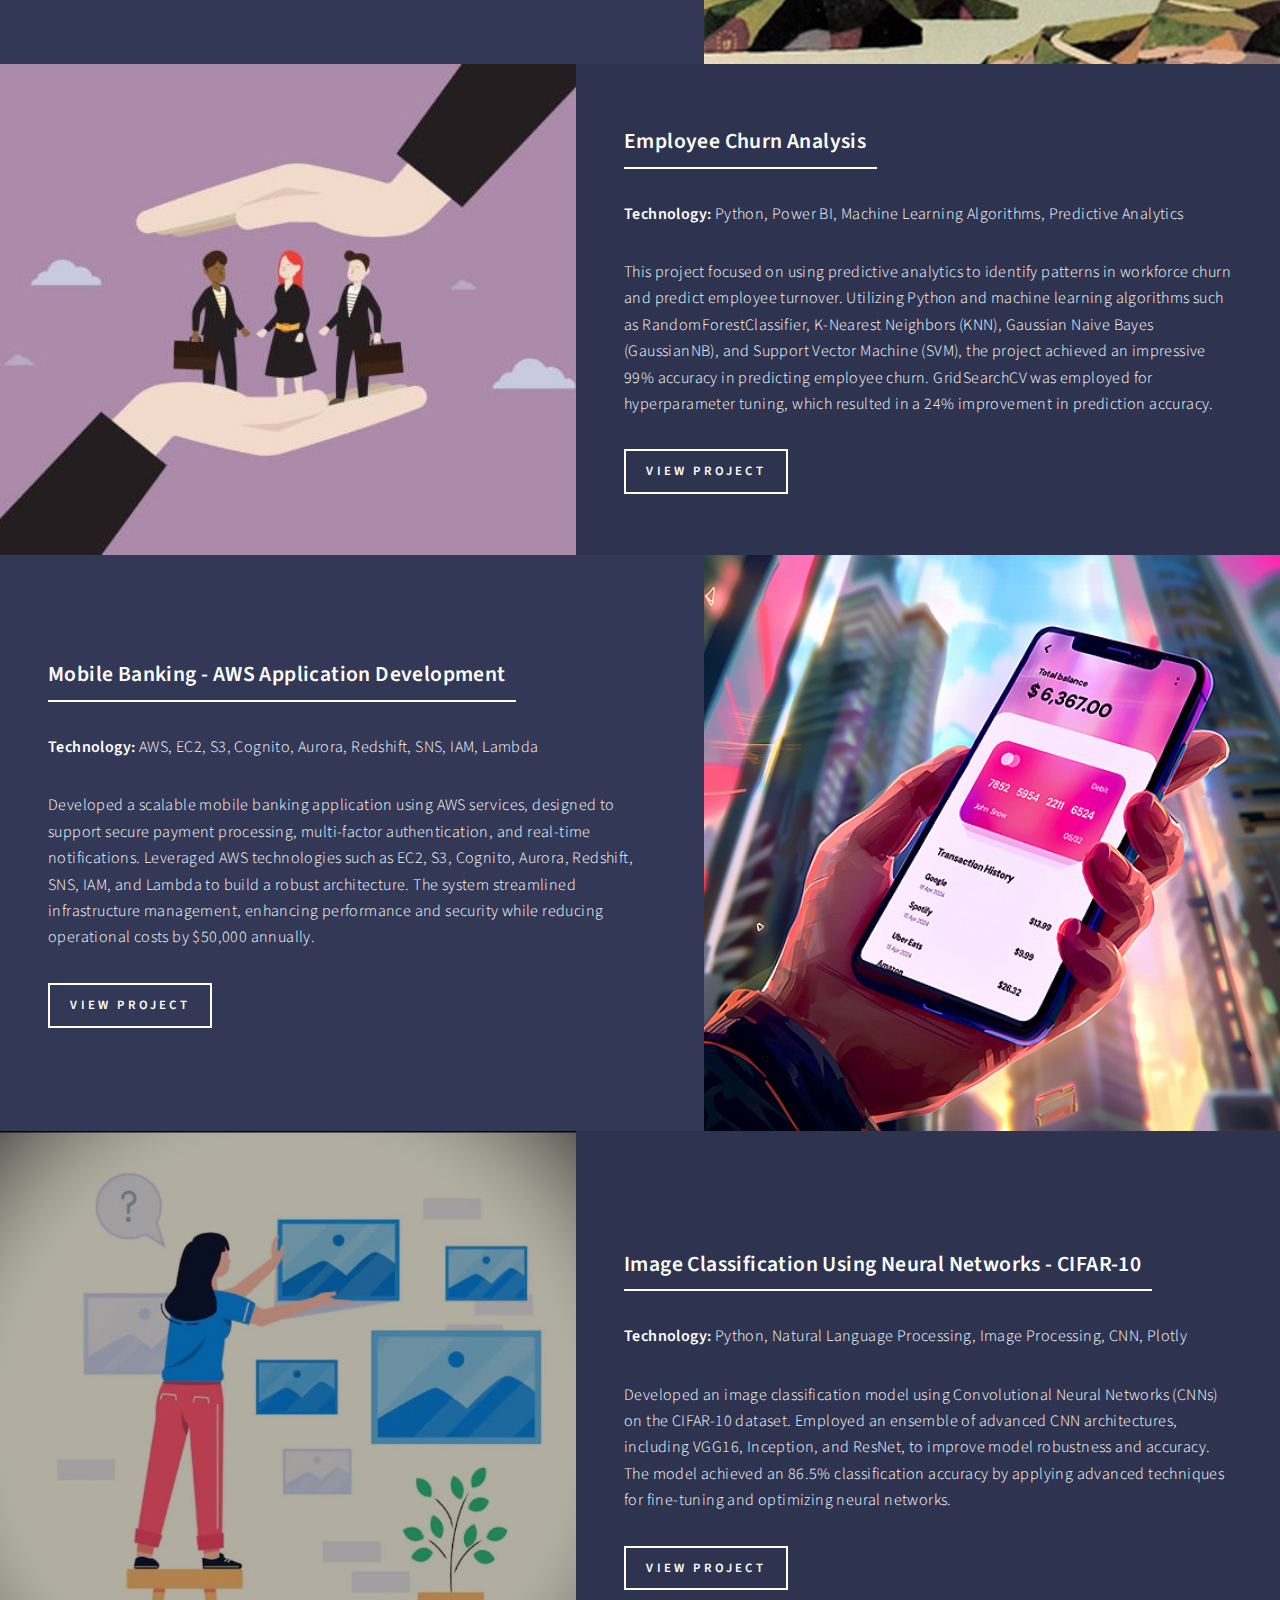
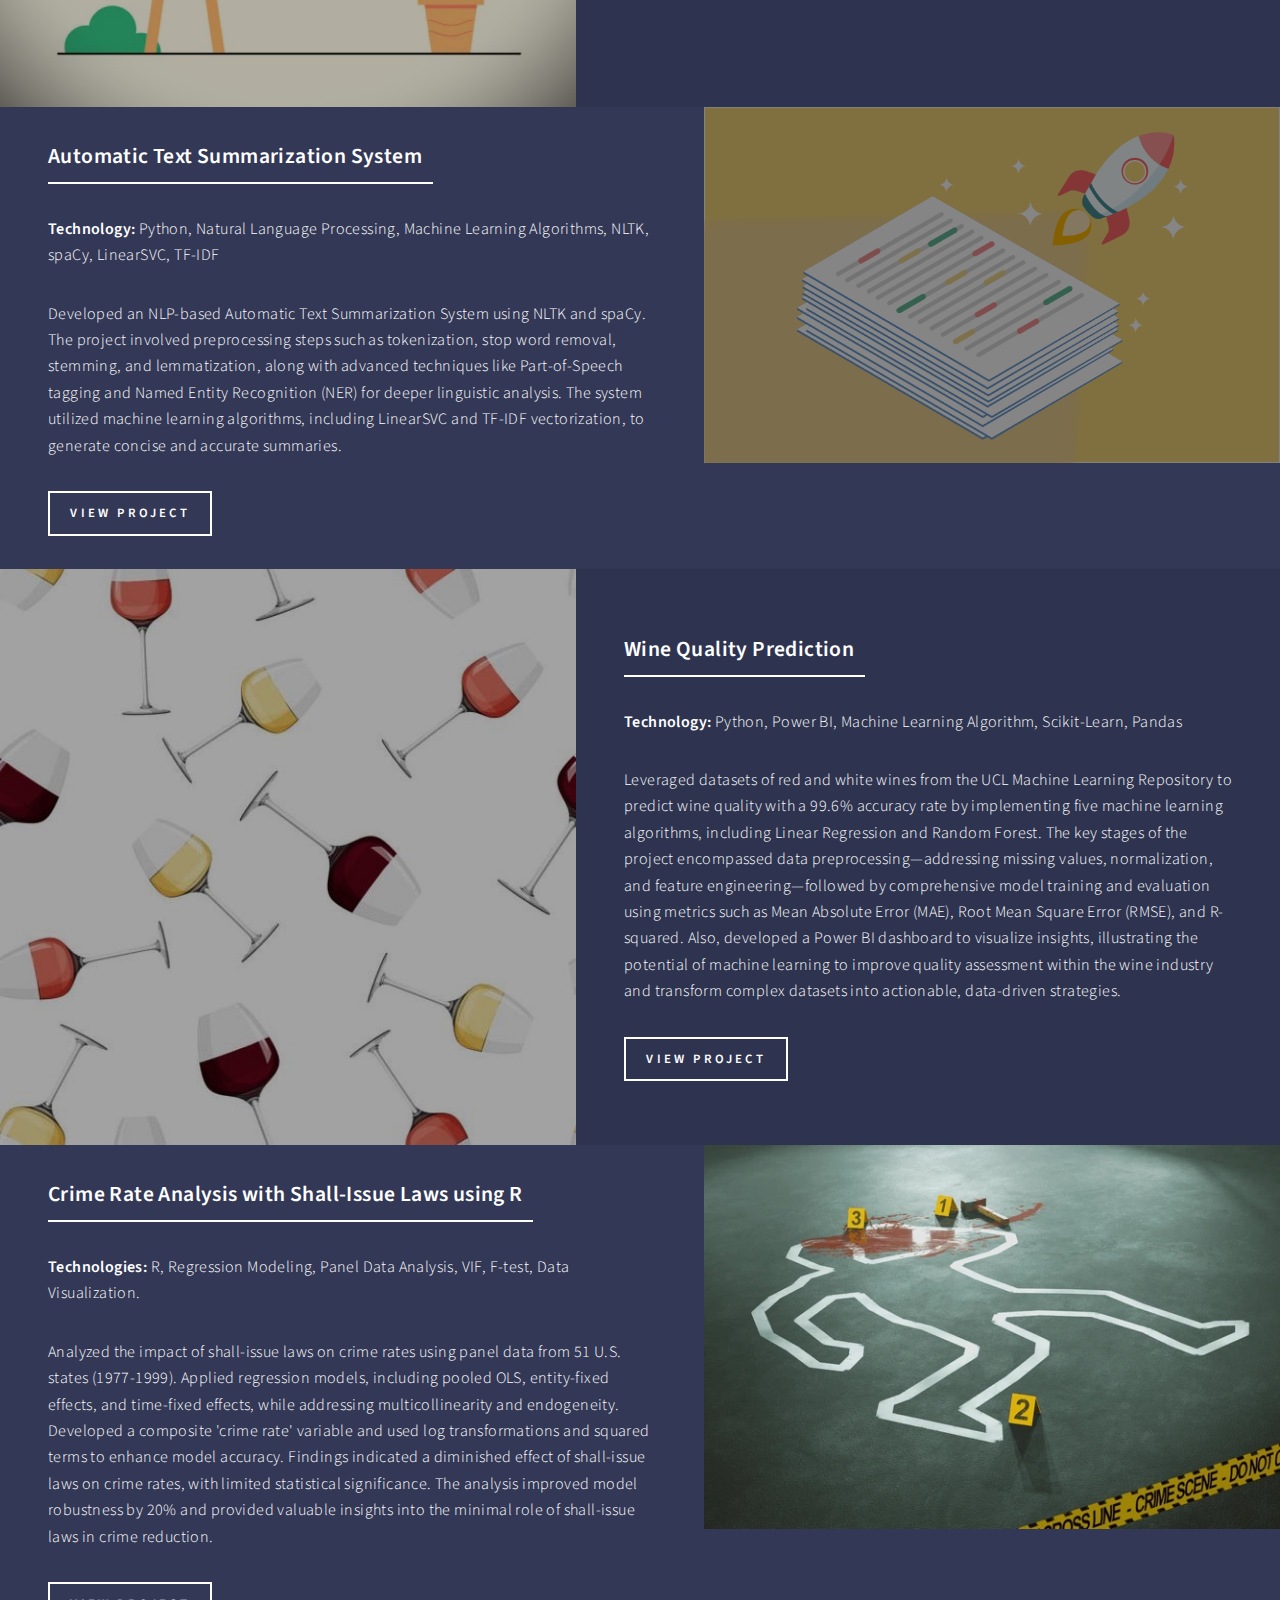
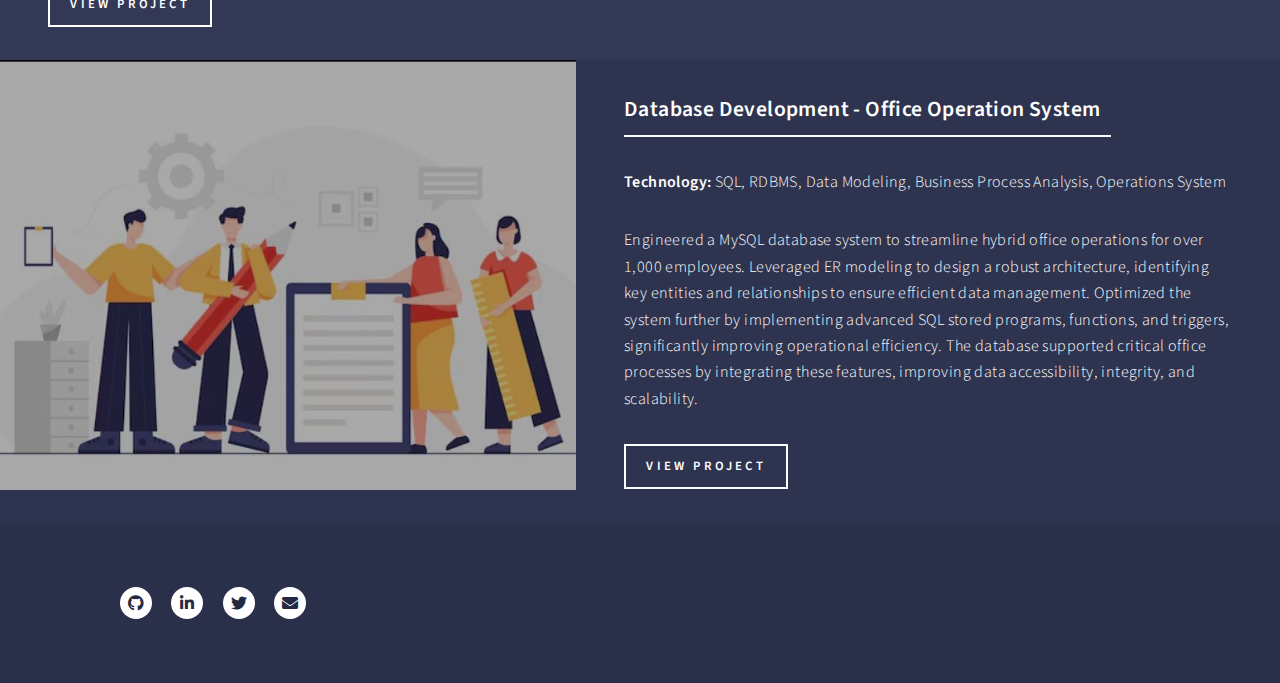
<file: projects.html>
<!DOCTYPE HTML>
<!--
	Forty by HTML5 UP
	html5up.net | @ajlkn
	Free for personal and commercial use under the CCA 3.0 license (html5up.net/license)
-->
<html>
	<head>
		<title>Shivali Mavi - Projects</title>
		<meta charset="utf-8" />
		<meta name="viewport" content="width=device-width, initial-scale=1, user-scalable=no" />
		<link rel="stylesheet" href="assets/css/main.css" />
		<noscript><link rel="stylesheet" href="assets/css/noscript.css" /></noscript>
	</head>
	<body class="is-preload">

		<!-- Wrapper -->
			<div id="wrapper">

				<!-- Header -->
				<!-- Note: The "styleN" class below should match that of the banner element. -->
					<header id="header" class="alt style2">
						<a href="index.html" class="logo"><strong>Technical Projects</strong> <span></span></a>
						<nav>
							<a href="#menu">Explore Hub</a>
						</nav>
					</header>

				<!-- Menu -->
					<nav id="menu">
						<ul class="links">
							<li><a href="generic.html">Who am I?</a></li>
							<li><a href="elements.html">Professional Adventures!</a></li>
							<li><a href="landing.html">Geeky Creations!</a></li>
						</ul>
						<ul class="actions stacked">
							<li><a href="index.html" class="button primary fit">PORTFOLIO</a></li>
						</ul>
					</nav>

				<!-- Banner -->
				<!-- Note: The "styleN" class below should match that of the header element. -->
					<section id="banner" class="style2">
						<div class="inner">
							<span class="image">
								<img src="images/code1.jpg" alt="" />
							</span>
							<header class="major">
								<h1>Technical Endeavors</h1>
							</header>
							<!--<div class="content">
								<p>Lorem ipsum dolor sit amet nullam consequat<br />
							</div> -->
						</div>
					</section>

				<!-- Main -->
					<div id="main">

						<!-- One -->
						<!--	<section id="one">
								<div class="inner">
									<header class="major">
										<h2>Sed amet aliquam</h2>
									</header>
									<p>Nullam et orci eu lorem consequat tincidunt vivamus et sagittis magna sed nunc rhoncus condimentum sem. In efficitur ligula tate urna. Maecenas massa vel lacinia pellentesque lorem ipsum dolor. Nullam et orci eu lorem consequat tincidunt. Vivamus et sagittis libero. Nullam et orci eu lorem consequat tincidunt vivamus et sagittis magna sed nunc rhoncus condimentum sem. In efficitur ligula tate urna.</p>
								</div>
							</section> -->

						<!-- Two -->
							<section id="two" class="spotlights">
								<section>
									<a href="generic.html" class="image">
										<img src="images/crop.jpg" alt="" data-position="center center" />
									</a>
									<div class="content">
										<div class="inner">
											<header class="major">
												<h3>Crop Identification Classification Model</h3>
											</header>
											<p><b>Technology:</b> Python, Deep Learning, Geospatial Data Analytics, Forecasting, Time Series Analysis</p>
											<p>The project aimed to identify rice crop patterns across 250 geolocations using geospatial data analytics and satellite imagery. By integrating radar and optical data from Sentinel-2, the project employed cloud filtering mechanisms and generated vegetation indices to enhance model performance. Various machine learning algorithms were tested to improve classification accuracy, including SVM, XGBoost, KNN, Ensemble, and GBDT. Through extensive preprocessing, feature engineering, and the application of advanced machine learning techniques, the project achieved a 37% increase in accuracy, enabling more precise identification and forecasting of crop patterns.</p>
											<ul class="actions">
												<li><a href="https://github.com/shivalimavi" class="button">View Project</a></li>
											</ul>
										</div>
									</div>
								</section>													
								<section>
									<a href="generic.html" class="image">
										<img src="images/olympic.jpg" alt="" data-position="25% 25%" />
									</a>
									<div class="content">
										<div class="inner">
											<header class="major">
												<h3>Azure Analytics: Tokyo Olympics 2020</h3>
											</header>
											<p><b>Technology:</b> Azure Cloud Services, Databricks, Azure Synapse Analytics, PySpark, SQL, Power BI</p>
											<p>Designed and implemented an end-to-end data analytics pipeline for the Tokyo Olympics 2020, leveraging the Azure ecosystem to drive seamless data integration, processing, and reporting. Utilizing Azure Data Factory, data was ingested and securely stored in Azure Data Lake Storage Gen2. The data was then processed and enriched using PySpark notebooks in Azure Databricks, where key data cleaning and transformation tasks were performed. Azure Synapse Analytics facilitated advanced analysis and structured data management, seamlessly integrating with Power BI for dynamic reporting.</p>
											<ul class="actions">
												<li><a href="https://github.com/shivalimavi/Azure-Olympics2020-Analytics" class="button">View Project</a></li>
											</ul>
										</div>
									</div>
								</section>
								
								<section>
									<a href="generic.html" class="image">
										<img src="images/attrition.jpg" alt="" data-position="top center" />
									</a>
									<div class="content">
										<div class="inner">
											<header class="major">
												<h3>Employee Churn Analysis</h3>
											</header>
											<p><b>Technology:</b> Python, Power BI, Machine Learning Algorithms, Predictive Analytics</p>
											<p>This project focused on using predictive analytics to identify patterns in workforce churn and predict employee turnover. Utilizing Python and machine learning algorithms such as RandomForestClassifier, K-Nearest Neighbors (KNN), Gaussian Naive Bayes (GaussianNB), and Support Vector Machine (SVM), the project achieved an impressive 99% accuracy in predicting employee churn. GridSearchCV was employed for hyperparameter tuning, which resulted in a 24% improvement in prediction accuracy.</p>
											<ul class="actions">
												<li><a href="https://github.com/shivalimavi/Forecasting-Employee-Attrition-Rate" class="button">View Project</a></li>
											</ul>
										</div>
									</div>
								</section>

								<section>
									<a href="generic.html" class="image">
										<img src="images/mobile-banking.png" alt="" data-position="25% 25%" />
									</a>
									<div class="content">
										<div class="inner">
											<header class="major">
												<h3>Mobile Banking - AWS Application Development</h3>
											</header>
											<p><b>Technology:</b> AWS, EC2, S3, Cognito, Aurora, Redshift, SNS, IAM, Lambda</p>
											<p>Developed a scalable mobile banking application using AWS services, designed to support secure payment processing, multi-factor authentication, and real-time notifications. Leveraged AWS technologies such as EC2, S3, Cognito, Aurora, Redshift, SNS, IAM, and Lambda to build a robust architecture. The system streamlined infrastructure management, enhancing performance and security while reducing operational costs by $50,000 annually. </p>
											<ul class="actions">
												<li><a href="projects.html" class="button">View Project</a></li>
											</ul>
										</div>
									</div>
								</section>								
								<section>
									<a href="generic.html" class="image">
										<img src="images/imgclass.jpg" alt="" data-position="25% 25%" />
									</a>
									<div class="content">
										<div class="inner">
											<header class="major">
												<h3>Image Classification Using Neural Networks - CIFAR-10</h3>
											</header>
											<p><b>Technology:</b> Python, Natural Language Processing, Image Processing, CNN, Plotly</p>
											<p>Developed an image classification model using Convolutional Neural Networks (CNNs) on the CIFAR-10 dataset. Employed an ensemble of advanced CNN architectures, including VGG16, Inception, and ResNet, to improve model robustness and accuracy. The model achieved an 86.5% classification accuracy by applying advanced techniques for fine-tuning and optimizing neural networks. </p>
											
											<ul class="actions">
												<li><a href="https://github.com/shivalimavi/Image-Classification-NN" class="button">View Project</a></li>
											</ul>
										</div>
									</div>
								</section>
								<section>
									<a href="generic.html" class="image">
										<img src="images/summary.png" alt="" data-position="25% 25%" />
									</a>
									<div class="content">
										<div class="inner">
											<header class="major">
												<h3>Automatic Text Summarization System</h3>
											</header>
											<p><b>Technology:</b> Python, Natural Language Processing, Machine Learning Algorithms, NLTK, spaCy, LinearSVC, TF-IDF </p>
											<p>Developed an NLP-based Automatic Text Summarization System using NLTK and spaCy. The project involved preprocessing steps such as tokenization, stop word removal, stemming, and lemmatization, along with advanced techniques like Part-of-Speech tagging and Named Entity Recognition (NER) for deeper linguistic analysis. The system utilized machine learning algorithms, including LinearSVC and TF-IDF vectorization, to generate concise and accurate summaries.</p>
											<ul class="actions">
												<li><a href="https://github.com/shivalimavi/Text-Summarization-System" class="button">View Project</a></li>
											</ul>
										</div>
									</div>
								</section>
								<section>
									<a href="generic.html" class="image">
										<img src="images/wine.jpg" alt="" data-position="25% 25%" />
									</a>
									<div class="content">
										<div class="inner">
											<header class="major">
												<h3>Wine Quality Prediction</h3>
											</header>
											<p><b>Technology:</b> Python, Power BI, Machine Learning Algorithm, Scikit-Learn, Pandas </p>
											<p>Leveraged datasets of red and white wines from the UCL Machine Learning Repository to predict wine quality with a 99.6% accuracy rate by implementing five machine learning algorithms, including Linear Regression and Random Forest.
											The key stages of the project encompassed data preprocessing—addressing missing values, normalization, and feature engineering—followed by comprehensive model training and evaluation using metrics such as Mean Absolute Error (MAE), Root Mean Square Error (RMSE), and R-squared.
											Also, developed a Power BI dashboard to visualize insights, illustrating the potential of machine learning to improve quality assessment within the wine industry and transform complex datasets into actionable, data-driven strategies.</p>
											<ul class="actions">
												<li><a href="https://github.com/shivalimavi/Wine-Quality-Prediction-ML" class="button">View project</a></li>
											</ul>
										</div>
									</div>
								</section>
								<section>
									<a href="generic.html" class="image">
										<img src="images/crime.jpg" alt="" data-position="25% 25%" />
									</a>
									<div class="content">
										<div class="inner">
											<header class="major">
												<h3>Crime Rate Analysis with Shall-Issue Laws using R</h3>
											</header>
											<p><b>Technologies:</b> R, Regression Modeling, Panel Data Analysis, VIF, F-test, Data Visualization.</p>
											<p>Analyzed the impact of shall-issue laws on crime rates using panel data from 51 U.S. states (1977-1999). Applied regression models, including pooled OLS, entity-fixed effects, and time-fixed effects, while addressing multicollinearity and endogeneity. Developed a composite 'crime rate' variable and used log transformations and squared terms to enhance model accuracy. Findings indicated a diminished effect of shall-issue laws on crime rates, with limited statistical significance. The analysis improved model robustness by 20% and provided valuable insights into the minimal role of shall-issue laws in crime reduction.</p>
										<ul class="actions">
												<li><a href="https://github.com/shivalimavi/CrimeRateAnalysis-R" class="button">View project</a></li>
											</ul>
										</div>
									</div>
								</section>
								<section>
									<a href="generic.html" class="image">
										<img src="images/db.jpg" alt="" data-position="25% 25%" />
									</a>
									<div class="content">
										<div class="inner">
											<header class="major">
												<h3>Database Development - Office Operation System </h3>
											</header>
											<p><b>Technology:</b> SQL, RDBMS, Data Modeling, Business Process Analysis, Operations System </p>
											<p>Engineered a MySQL database system to streamline hybrid office operations for over 1,000 employees. Leveraged ER modeling to design a robust architecture, identifying key entities and relationships to ensure efficient data management. Optimized the system further by implementing advanced SQL stored programs, functions, and triggers, significantly improving operational efficiency. The database supported critical office processes by integrating these features, improving data accessibility, integrity, and scalability.</p>
											
											<ul class="actions">
												<li><a href="https://github.com/shivalimavi/SQLRemoteOpsMgmt" class="button">View Project</a></li>
											</ul>
										</div>
									</div>
								</section>
								
							</section>

						<!-- Three 
							<section id="three">
								<div class="inner">
									<header class="major">
										<h2>Massa libero</h2>
									</header>
									<p>Nullam et orci eu lorem consequat tincidunt vivamus et sagittis libero. Mauris aliquet magna magna sed nunc rhoncus pharetra. Pellentesque condimentum sem. In efficitur ligula tate urna. Maecenas laoreet massa vel lacinia pellentesque lorem ipsum dolor. Nullam et orci eu lorem consequat tincidunt. Vivamus et sagittis libero. Mauris aliquet magna magna sed nunc rhoncus amet pharetra et feugiat tempus.</p>
									<ul class="actions">
										<li><a href="generic.html" class="button next">Get Started</a></li>
									</ul>
								</div>
							</section>

					</div> -->

				<!-- Contact 
					<section id="contact">
						<div class="inner">
							<section>
								<form method="post" action="#">
									<div class="fields">
										<div class="field half">
											<label for="name">Name</label>
											<input type="text" name="name" id="name" />
										</div>
										<div class="field half">
											<label for="email">Email</label>
											<input type="text" name="email" id="email" />
										</div>
										<div class="field">
											<label for="message">Message</label>
											<textarea name="message" id="message" rows="6"></textarea>
										</div>
									</div>
									<ul class="actions">
										<li><input type="submit" value="Send Message" class="primary" /></li>
										<li><input type="reset" value="Clear" /></li>
									</ul>
								</form>
							</section>
							<section class="split">
								<section>
									<div class="contact-method">
										<span class="icon solid alt fa-envelope"></span>
										<h3>Email</h3>
										<a href="#">information@untitled.tld</a>
									</div>
								</section>
								<section>
									<div class="contact-method">
										<span class="icon solid alt fa-phone"></span>
										<h3>Phone</h3>
										<span>(000) 000-0000 x12387</span>
									</div>
								</section>
								<section>
									<div class="contact-method">
										<span class="icon solid alt fa-home"></span>
										<h3>Address</h3>
										<span>1234 Somewhere Road #5432<br />
										Nashville, TN 00000<br />
										United States of America</span>
									</div>
								</section>
							</section>
						</div>
					</section> -->

				<!-- Footer -->
					<footer id="footer">
						<div class="inner">
							<ul class="icons">
								<li><a href="https://github.com/shivalimavi" class="icon brands alt fa-github"><span class="label">GitHub</span></a></li>
								<li><a href="https://www.linkedin.com/in/shivalimavi/" class="icon brands alt fa-linkedin-in"><span class="label">LinkedIn</span></a></li>
								<li><a href="https://twitter.com/shivalimavi1" class="icon brands alt fa-twitter"><span class="label">Twitter</span></a></li>
								<li><a href="mailto:shivali.mavi@utdallas.edu" class="icon solid alt fa-envelope"><span class="label">Email</span></a></li>
							</ul>
							<!--<ul class="copyright">
								<li>&copy; Untitled</li><li>Design: <a href="https://html5up.net">HTML5 UP</a></li>
							</ul> -->
						</div>
					</footer>

			</div>

		<!-- Scripts -->
			<script src="assets/js/jquery.min.js"></script>
			<script src="assets/js/jquery.scrolly.min.js"></script>
			<script src="assets/js/jquery.scrollex.min.js"></script>
			<script src="assets/js/browser.min.js"></script>
			<script src="assets/js/breakpoints.min.js"></script>
			<script src="assets/js/util.js"></script>
			<script src="assets/js/main.js"></script>

	</body>
</html>
</file>
<file: assets/css/noscript.css>
/*
	Forty by HTML5 UP
	html5up.net | @ajlkn
	Free for personal and commercial use under the CCA 3.0 license (html5up.net/license)
*/

/* Banner */

	body.is-preload #banner:after {
		opacity: 0.85;
	}

	body.is-preload #banner > .inner {
		-moz-filter: none;
		-webkit-filter: none;
		-ms-filter: none;
		filter: none;
		-moz-transform: none;
		-webkit-transform: none;
		-ms-transform: none;
		transform: none;
		opacity: 1;
	}
</file>
<file: assets/css/main.css>
@import url(fontawesome-all.min.css);
@import url("https://fonts.googleapis.com/css?family=Source+Sans+Pro:300,300italic,600,600italic");

/*
	Forty by HTML5 UP
	html5up.net | @ajlkn
	Free for personal and commercial use under the CCA 3.0 license (html5up.net/license)
*/

html, body, div, span, applet, object,
iframe, h1, h2, h3, h4, h5, h6, p, blockquote,
pre, a, abbr, acronym, address, big, cite,
code, del, dfn, em, img, ins, kbd, q, s, samp,
small, strike, strong, sub, sup, tt, var, b,
u, i, center, dl, dt, dd, ol, ul, li, fieldset,
form, label, legend, table, caption, tbody,
tfoot, thead, tr, th, td, article, aside,
canvas, details, embed, figure, figcaption,
footer, header, hgroup, menu, nav, output, ruby,
section, summary, time, mark, audio, video {
	margin: 0;
	padding: 0;
	border: 0;
	font-size: 100%;
	font: inherit;
	vertical-align: baseline;}

article, aside, details, figcaption, figure,
footer, header, hgroup, menu, nav, section {
	display: block;}

body {
	line-height: 1;
}

ol, ul {
	list-style: none;
}

blockquote, q {
	quotes: none;
}

	blockquote:before, blockquote:after, q:before, q:after {
		content: '';
		content: none;
	}

table {
	border-collapse: collapse;
	border-spacing: 0;
}

body {
	-webkit-text-size-adjust: none;
}

mark {
	background-color: transparent;
	color: inherit;
}

input::-moz-focus-inner {
	border: 0;
	padding: 0;
}

input, select, textarea {
	-moz-appearance: none;
	-webkit-appearance: none;
	-ms-appearance: none;
	appearance: none;
}

/* Basic */

	@-ms-viewport {
		width: device-width;
	}

	body {
		-ms-overflow-style: scrollbar;
	}

	@media screen and (max-width: 480px) {

		html, body {
			min-width: 320px;
		}

	}

	html {
		box-sizing: border-box;
	}

	*, *:before, *:after {
		box-sizing: inherit;
	}

	body {
		background: #242943;
	}

		body.is-preload *, body.is-preload *:before, body.is-preload *:after {
			-moz-animation: none !important;
			-webkit-animation: none !important;
			-ms-animation: none !important;
			animation: none !important;
			-moz-transition: none !important;
			-webkit-transition: none !important;
			-ms-transition: none !important;
			transition: none !important;
		}

/* Type */

	body, input, select, textarea {
		color: #ffffff;
		font-family: "Source Sans Pro", Helvetica, sans-serif;
		font-size: 17pt;
		font-weight: 300;
		letter-spacing: 0.025em;
		line-height: 1.65;
	}

		@media screen and (max-width: 1680px) {

			body, input, select, textarea {
				font-size: 14pt;
			}

		}

		@media screen and (max-width: 1280px) {

			body, input, select, textarea {
				font-size: 12pt;
			}

		}

		@media screen and (max-width: 360px) {

			body, input, select, textarea {
				font-size: 11pt;
			}

		}

	a {
		-moz-transition: color 0.2s ease-in-out, border-bottom-color 0.2s ease-in-out;
		-webkit-transition: color 0.2s ease-in-out, border-bottom-color 0.2s ease-in-out;
		-ms-transition: color 0.2s ease-in-out, border-bottom-color 0.2s ease-in-out;
		transition: color 0.2s ease-in-out, border-bottom-color 0.2s ease-in-out;
		border-bottom: dotted 1px;
		color: inherit;
		text-decoration: none;
	}

		a:hover {
			border-bottom-color: transparent;
			color: #9bf1ff !important;
		}

		a:active {
			color: #53e3fb !important;
		}

	strong, b {
		color: #ffffff;
		font-weight: 600;
	}

	em, i {
		font-style: italic;
	}

	p {
		margin: 0 0 2em 0;
	}

	h1, h2, h3, h4, h5, h6 {
		color: #ffffff;
		font-weight: 600;
		line-height: 1.65;
		margin: 0 0 1em 0;
	}

		h1 a, h2 a, h3 a, h4 a, h5 a, h6 a {
			color: inherit;
			border-bottom: 0;
		}

	h1 {
		font-size: 2.5em;
	}

	h2 {
		font-size: 1.75em;
	}

	h3 {
		font-size: 1.35em;
	}

	h4 {
		font-size: 1.1em;
	}

	h5 {
		font-size: 0.9em;
	}

	h6 {
		font-size: 0.7em;
	}

	@media screen and (max-width: 736px) {

		h1 {
			font-size: 2em;
		}

		h2 {
			font-size: 1.5em;
		}

		h3 {
			font-size: 1.25em;
		}

	}

	sub {
		font-size: 0.8em;
		position: relative;
		top: 0.5em;
	}

	sup {
		font-size: 0.8em;
		position: relative;
		top: -0.5em;
	}

	blockquote {
		border-left: solid 4px rgba(212, 212, 255, 0.1);
		font-style: italic;
		margin: 0 0 2em 0;
		padding: 0.5em 0 0.5em 2em;
	}

	code {
		background: rgba(212, 212, 255, 0.035);
		font-family: "Courier New", monospace;
		font-size: 0.9em;
		margin: 0 0.25em;
		padding: 0.25em 0.65em;
	}

	pre {
		-webkit-overflow-scrolling: touch;
		font-family: "Courier New", monospace;
		font-size: 0.9em;
		margin: 0 0 2em 0;
	}

		pre code {
			display: block;
			line-height: 1.75;
			padding: 1em 1.5em;
			overflow-x: auto;
		}

	hr {
		border: 0;
		border-bottom: solid 1px rgba(212, 212, 255, 0.1);
		margin: 2em 0;
	}

		hr.major {
			margin: 3em 0;
		}

	.align-left {
		text-align: left;
	}

	.align-center {
		text-align: center;
	}

	.align-right {
		text-align: right;
	}

/* Row */

	.row {
		display: flex;
		flex-wrap: wrap;
		box-sizing: border-box;
		align-items: stretch;
	}

		.row > * {
			box-sizing: border-box;
		}

		.row.gtr-uniform > * > :last-child {
			margin-bottom: 0;
		}

		.row.aln-left {
			justify-content: flex-start;
		}

		.row.aln-center {
			justify-content: center;
		}

		.row.aln-right {
			justify-content: flex-end;
		}

		.row.aln-top {
			align-items: flex-start;
		}

		.row.aln-middle {
			align-items: center;
		}

		.row.aln-bottom {
			align-items: flex-end;
		}

		.row > .imp {
			order: -1;
		}

		.row > .col-1 {
			width: 8.33333%;
		}

		.row > .off-1 {
			margin-left: 8.33333%;
		}

		.row > .col-2 {
			width: 16.66667%;
		}

		.row > .off-2 {
			margin-left: 16.66667%;
		}

		.row > .col-3 {
			width: 25%;
		}

		.row > .off-3 {
			margin-left: 25%;
		}

		.row > .col-4 {
			width: 33.33333%;
		}

		.row > .off-4 {
			margin-left: 33.33333%;
		}

		.row > .col-5 {
			width: 41.66667%;
		}

		.row > .off-5 {
			margin-left: 41.66667%;
		}

		.row > .col-6 {
			width: 50%;
		}

		.row > .off-6 {
			margin-left: 50%;
		}

		.row > .col-7 {
			width: 58.33333%;
		}

		.row > .off-7 {
			margin-left: 58.33333%;
		}

		.row > .col-8 {
			width: 66.66667%;
		}

		.row > .off-8 {
			margin-left: 66.66667%;
		}

		.row > .col-9 {
			width: 75%;
		}

		.row > .off-9 {
			margin-left: 75%;
		}

		.row > .col-10 {
			width: 83.33333%;
		}

		.row > .off-10 {
			margin-left: 83.33333%;
		}

		.row > .col-11 {
			width: 91.66667%;
		}

		.row > .off-11 {
			margin-left: 91.66667%;
		}

		.row > .col-12 {
			width: 100%;
		}

		.row > .off-12 {
			margin-left: 100%;
		}

		.row.gtr-0 {
			margin-top: 0;
			margin-left: 0em;
		}

			.row.gtr-0 > * {
				padding: 0 0 0 0em;
			}

			.row.gtr-0.gtr-uniform {
				margin-top: 0em;
			}

				.row.gtr-0.gtr-uniform > * {
					padding-top: 0em;
				}

		.row.gtr-25 {
			margin-top: 0;
			margin-left: -0.5em;
		}

			.row.gtr-25 > * {
				padding: 0 0 0 0.5em;
			}

			.row.gtr-25.gtr-uniform {
				margin-top: -0.5em;
			}

				.row.gtr-25.gtr-uniform > * {
					padding-top: 0.5em;
				}

		.row.gtr-50 {
			margin-top: 0;
			margin-left: -1em;
		}

			.row.gtr-50 > * {
				padding: 0 0 0 1em;
			}

			.row.gtr-50.gtr-uniform {
				margin-top: -1em;
			}

				.row.gtr-50.gtr-uniform > * {
					padding-top: 1em;
				}

		.row {
			margin-top: 0;
			margin-left: -2em;
		}

			.row > * {
				padding: 0 0 0 2em;
			}

			.row.gtr-uniform {
				margin-top: -2em;
			}

				.row.gtr-uniform > * {
					padding-top: 2em;
				}

		.row.gtr-150 {
			margin-top: 0;
			margin-left: -3em;
		}

			.row.gtr-150 > * {
				padding: 0 0 0 3em;
			}

			.row.gtr-150.gtr-uniform {
				margin-top: -3em;
			}

				.row.gtr-150.gtr-uniform > * {
					padding-top: 3em;
				}

		.row.gtr-200 {
			margin-top: 0;
			margin-left: -4em;
		}

			.row.gtr-200 > * {
				padding: 0 0 0 4em;
			}

			.row.gtr-200.gtr-uniform {
				margin-top: -4em;
			}

				.row.gtr-200.gtr-uniform > * {
					padding-top: 4em;
				}

		@media screen and (max-width: 1680px) {

			.row {
				display: flex;
				flex-wrap: wrap;
				box-sizing: border-box;
				align-items: stretch;
			}

				.row > * {
					box-sizing: border-box;
				}

				.row.gtr-uniform > * > :last-child {
					margin-bottom: 0;
				}

				.row.aln-left {
					justify-content: flex-start;
				}

				.row.aln-center {
					justify-content: center;
				}

				.row.aln-right {
					justify-content: flex-end;
				}

				.row.aln-top {
					align-items: flex-start;
				}

				.row.aln-middle {
					align-items: center;
				}

				.row.aln-bottom {
					align-items: flex-end;
				}

				.row > .imp-xlarge {
					order: -1;
				}

				.row > .col-1-xlarge {
					width: 8.33333%;
				}

				.row > .off-1-xlarge {
					margin-left: 8.33333%;
				}

				.row > .col-2-xlarge {
					width: 16.66667%;
				}

				.row > .off-2-xlarge {
					margin-left: 16.66667%;
				}

				.row > .col-3-xlarge {
					width: 25%;
				}

				.row > .off-3-xlarge {
					margin-left: 25%;
				}

				.row > .col-4-xlarge {
					width: 33.33333%;
				}

				.row > .off-4-xlarge {
					margin-left: 33.33333%;
				}

				.row > .col-5-xlarge {
					width: 41.66667%;
				}

				.row > .off-5-xlarge {
					margin-left: 41.66667%;
				}

				.row > .col-6-xlarge {
					width: 50%;
				}

				.row > .off-6-xlarge {
					margin-left: 50%;
				}

				.row > .col-7-xlarge {
					width: 58.33333%;
				}

				.row > .off-7-xlarge {
					margin-left: 58.33333%;
				}

				.row > .col-8-xlarge {
					width: 66.66667%;
				}

				.row > .off-8-xlarge {
					margin-left: 66.66667%;
				}

				.row > .col-9-xlarge {
					width: 75%;
				}

				.row > .off-9-xlarge {
					margin-left: 75%;
				}

				.row > .col-10-xlarge {
					width: 83.33333%;
				}

				.row > .off-10-xlarge {
					margin-left: 83.33333%;
				}

				.row > .col-11-xlarge {
					width: 91.66667%;
				}

				.row > .off-11-xlarge {
					margin-left: 91.66667%;
				}

				.row > .col-12-xlarge {
					width: 100%;
				}

				.row > .off-12-xlarge {
					margin-left: 100%;
				}

				.row.gtr-0 {
					margin-top: 0;
					margin-left: 0em;
				}

					.row.gtr-0 > * {
						padding: 0 0 0 0em;
					}

					.row.gtr-0.gtr-uniform {
						margin-top: 0em;
					}

						.row.gtr-0.gtr-uniform > * {
							padding-top: 0em;
						}

				.row.gtr-25 {
					margin-top: 0;
					margin-left: -0.5em;
				}

					.row.gtr-25 > * {
						padding: 0 0 0 0.5em;
					}

					.row.gtr-25.gtr-uniform {
						margin-top: -0.5em;
					}

						.row.gtr-25.gtr-uniform > * {
							padding-top: 0.5em;
						}

				.row.gtr-50 {
					margin-top: 0;
					margin-left: -1em;
				}

					.row.gtr-50 > * {
						padding: 0 0 0 1em;
					}

					.row.gtr-50.gtr-uniform {
						margin-top: -1em;
					}

						.row.gtr-50.gtr-uniform > * {
							padding-top: 1em;
						}

				.row {
					margin-top: 0;
					margin-left: -2em;
				}

					.row > * {
						padding: 0 0 0 2em;
					}

					.row.gtr-uniform {
						margin-top: -2em;
					}

						.row.gtr-uniform > * {
							padding-top: 2em;
						}

				.row.gtr-150 {
					margin-top: 0;
					margin-left: -3em;
				}

					.row.gtr-150 > * {
						padding: 0 0 0 3em;
					}

					.row.gtr-150.gtr-uniform {
						margin-top: -3em;
					}

						.row.gtr-150.gtr-uniform > * {
							padding-top: 3em;
						}

				.row.gtr-200 {
					margin-top: 0;
					margin-left: -4em;
				}

					.row.gtr-200 > * {
						padding: 0 0 0 4em;
					}

					.row.gtr-200.gtr-uniform {
						margin-top: -4em;
					}

						.row.gtr-200.gtr-uniform > * {
							padding-top: 4em;
						}

		}

		@media screen and (max-width: 1280px) {

			.row {
				display: flex;
				flex-wrap: wrap;
				box-sizing: border-box;
				align-items: stretch;
			}

				.row > * {
					box-sizing: border-box;
				}

				.row.gtr-uniform > * > :last-child {
					margin-bottom: 0;
				}

				.row.aln-left {
					justify-content: flex-start;
				}

				.row.aln-center {
					justify-content: center;
				}

				.row.aln-right {
					justify-content: flex-end;
				}

				.row.aln-top {
					align-items: flex-start;
				}

				.row.aln-middle {
					align-items: center;
				}

				.row.aln-bottom {
					align-items: flex-end;
				}

				.row > .imp-large {
					order: -1;
				}

				.row > .col-1-large {
					width: 8.33333%;
				}

				.row > .off-1-large {
					margin-left: 8.33333%;
				}

				.row > .col-2-large {
					width: 16.66667%;
				}

				.row > .off-2-large {
					margin-left: 16.66667%;
				}

				.row > .col-3-large {
					width: 25%;
				}

				.row > .off-3-large {
					margin-left: 25%;
				}

				.row > .col-4-large {
					width: 33.33333%;
				}

				.row > .off-4-large {
					margin-left: 33.33333%;
				}

				.row > .col-5-large {
					width: 41.66667%;
				}

				.row > .off-5-large {
					margin-left: 41.66667%;
				}

				.row > .col-6-large {
					width: 50%;
				}

				.row > .off-6-large {
					margin-left: 50%;
				}

				.row > .col-7-large {
					width: 58.33333%;
				}

				.row > .off-7-large {
					margin-left: 58.33333%;
				}

				.row > .col-8-large {
					width: 66.66667%;
				}

				.row > .off-8-large {
					margin-left: 66.66667%;
				}

				.row > .col-9-large {
					width: 75%;
				}

				.row > .off-9-large {
					margin-left: 75%;
				}

				.row > .col-10-large {
					width: 83.33333%;
				}

				.row > .off-10-large {
					margin-left: 83.33333%;
				}

				.row > .col-11-large {
					width: 91.66667%;
				}

				.row > .off-11-large {
					margin-left: 91.66667%;
				}

				.row > .col-12-large {
					width: 100%;
				}

				.row > .off-12-large {
					margin-left: 100%;
				}

				.row.gtr-0 {
					margin-top: 0;
					margin-left: 0em;
				}

					.row.gtr-0 > * {
						padding: 0 0 0 0em;
					}

					.row.gtr-0.gtr-uniform {
						margin-top: 0em;
					}

						.row.gtr-0.gtr-uniform > * {
							padding-top: 0em;
						}

				.row.gtr-25 {
					margin-top: 0;
					margin-left: -0.375em;
				}

					.row.gtr-25 > * {
						padding: 0 0 0 0.375em;
					}

					.row.gtr-25.gtr-uniform {
						margin-top: -0.375em;
					}

						.row.gtr-25.gtr-uniform > * {
							padding-top: 0.375em;
						}

				.row.gtr-50 {
					margin-top: 0;
					margin-left: -0.75em;
				}

					.row.gtr-50 > * {
						padding: 0 0 0 0.75em;
					}

					.row.gtr-50.gtr-uniform {
						margin-top: -0.75em;
					}

						.row.gtr-50.gtr-uniform > * {
							padding-top: 0.75em;
						}

				.row {
					margin-top: 0;
					margin-left: -1.5em;
				}

					.row > * {
						padding: 0 0 0 1.5em;
					}

					.row.gtr-uniform {
						margin-top: -1.5em;
					}

						.row.gtr-uniform > * {
							padding-top: 1.5em;
						}

				.row.gtr-150 {
					margin-top: 0;
					margin-left: -2.25em;
				}

					.row.gtr-150 > * {
						padding: 0 0 0 2.25em;
					}

					.row.gtr-150.gtr-uniform {
						margin-top: -2.25em;
					}

						.row.gtr-150.gtr-uniform > * {
							padding-top: 2.25em;
						}

				.row.gtr-200 {
					margin-top: 0;
					margin-left: -3em;
				}

					.row.gtr-200 > * {
						padding: 0 0 0 3em;
					}

					.row.gtr-200.gtr-uniform {
						margin-top: -3em;
					}

						.row.gtr-200.gtr-uniform > * {
							padding-top: 3em;
						}

		}

		@media screen and (max-width: 980px) {

			.row {
				display: flex;
				flex-wrap: wrap;
				box-sizing: border-box;
				align-items: stretch;
			}

				.row > * {
					box-sizing: border-box;
				}

				.row.gtr-uniform > * > :last-child {
					margin-bottom: 0;
				}

				.row.aln-left {
					justify-content: flex-start;
				}

				.row.aln-center {
					justify-content: center;
				}

				.row.aln-right {
					justify-content: flex-end;
				}

				.row.aln-top {
					align-items: flex-start;
				}

				.row.aln-middle {
					align-items: center;
				}

				.row.aln-bottom {
					align-items: flex-end;
				}

				.row > .imp-medium {
					order: -1;
				}

				.row > .col-1-medium {
					width: 8.33333%;
				}

				.row > .off-1-medium {
					margin-left: 8.33333%;
				}

				.row > .col-2-medium {
					width: 16.66667%;
				}

				.row > .off-2-medium {
					margin-left: 16.66667%;
				}

				.row > .col-3-medium {
					width: 25%;
				}

				.row > .off-3-medium {
					margin-left: 25%;
				}

				.row > .col-4-medium {
					width: 33.33333%;
				}

				.row > .off-4-medium {
					margin-left: 33.33333%;
				}

				.row > .col-5-medium {
					width: 41.66667%;
				}

				.row > .off-5-medium {
					margin-left: 41.66667%;
				}

				.row > .col-6-medium {
					width: 50%;
				}

				.row > .off-6-medium {
					margin-left: 50%;
				}

				.row > .col-7-medium {
					width: 58.33333%;
				}

				.row > .off-7-medium {
					margin-left: 58.33333%;
				}

				.row > .col-8-medium {
					width: 66.66667%;
				}

				.row > .off-8-medium {
					margin-left: 66.66667%;
				}

				.row > .col-9-medium {
					width: 75%;
				}

				.row > .off-9-medium {
					margin-left: 75%;
				}

				.row > .col-10-medium {
					width: 83.33333%;
				}

				.row > .off-10-medium {
					margin-left: 83.33333%;
				}

				.row > .col-11-medium {
					width: 91.66667%;
				}

				.row > .off-11-medium {
					margin-left: 91.66667%;
				}

				.row > .col-12-medium {
					width: 100%;
				}

				.row > .off-12-medium {
					margin-left: 100%;
				}

				.row.gtr-0 {
					margin-top: 0;
					margin-left: 0em;
				}

					.row.gtr-0 > * {
						padding: 0 0 0 0em;
					}

					.row.gtr-0.gtr-uniform {
						margin-top: 0em;
					}

						.row.gtr-0.gtr-uniform > * {
							padding-top: 0em;
						}

				.row.gtr-25 {
					margin-top: 0;
					margin-left: -0.375em;
				}

					.row.gtr-25 > * {
						padding: 0 0 0 0.375em;
					}

					.row.gtr-25.gtr-uniform {
						margin-top: -0.375em;
					}

						.row.gtr-25.gtr-uniform > * {
							padding-top: 0.375em;
						}

				.row.gtr-50 {
					margin-top: 0;
					margin-left: -0.75em;
				}

					.row.gtr-50 > * {
						padding: 0 0 0 0.75em;
					}

					.row.gtr-50.gtr-uniform {
						margin-top: -0.75em;
					}

						.row.gtr-50.gtr-uniform > * {
							padding-top: 0.75em;
						}

				.row {
					margin-top: 0;
					margin-left: -1.5em;
				}

					.row > * {
						padding: 0 0 0 1.5em;
					}

					.row.gtr-uniform {
						margin-top: -1.5em;
					}

						.row.gtr-uniform > * {
							padding-top: 1.5em;
						}

				.row.gtr-150 {
					margin-top: 0;
					margin-left: -2.25em;
				}

					.row.gtr-150 > * {
						padding: 0 0 0 2.25em;
					}

					.row.gtr-150.gtr-uniform {
						margin-top: -2.25em;
					}

						.row.gtr-150.gtr-uniform > * {
							padding-top: 2.25em;
						}

				.row.gtr-200 {
					margin-top: 0;
					margin-left: -3em;
				}

					.row.gtr-200 > * {
						padding: 0 0 0 3em;
					}

					.row.gtr-200.gtr-uniform {
						margin-top: -3em;
					}

						.row.gtr-200.gtr-uniform > * {
							padding-top: 3em;
						}

		}

		@media screen and (max-width: 736px) {

			.row {
				display: flex;
				flex-wrap: wrap;
				box-sizing: border-box;
				align-items: stretch;
			}

				.row > * {
					box-sizing: border-box;
				}

				.row.gtr-uniform > * > :last-child {
					margin-bottom: 0;
				}

				.row.aln-left {
					justify-content: flex-start;
				}

				.row.aln-center {
					justify-content: center;
				}

				.row.aln-right {
					justify-content: flex-end;
				}

				.row.aln-top {
					align-items: flex-start;
				}

				.row.aln-middle {
					align-items: center;
				}

				.row.aln-bottom {
					align-items: flex-end;
				}

				.row > .imp-small {
					order: -1;
				}

				.row > .col-1-small {
					width: 8.33333%;
				}

				.row > .off-1-small {
					margin-left: 8.33333%;
				}

				.row > .col-2-small {
					width: 16.66667%;
				}

				.row > .off-2-small {
					margin-left: 16.66667%;
				}

				.row > .col-3-small {
					width: 25%;
				}

				.row > .off-3-small {
					margin-left: 25%;
				}

				.row > .col-4-small {
					width: 33.33333%;
				}

				.row > .off-4-small {
					margin-left: 33.33333%;
				}

				.row > .col-5-small {
					width: 41.66667%;
				}

				.row > .off-5-small {
					margin-left: 41.66667%;
				}

				.row > .col-6-small {
					width: 50%;
				}

				.row > .off-6-small {
					margin-left: 50%;
				}

				.row > .col-7-small {
					width: 58.33333%;
				}

				.row > .off-7-small {
					margin-left: 58.33333%;
				}

				.row > .col-8-small {
					width: 66.66667%;
				}

				.row > .off-8-small {
					margin-left: 66.66667%;
				}

				.row > .col-9-small {
					width: 75%;
				}

				.row > .off-9-small {
					margin-left: 75%;
				}

				.row > .col-10-small {
					width: 83.33333%;
				}

				.row > .off-10-small {
					margin-left: 83.33333%;
				}

				.row > .col-11-small {
					width: 91.66667%;
				}

				.row > .off-11-small {
					margin-left: 91.66667%;
				}

				.row > .col-12-small {
					width: 100%;
				}

				.row > .off-12-small {
					margin-left: 100%;
				}

				.row.gtr-0 {
					margin-top: 0;
					margin-left: 0em;
				}

					.row.gtr-0 > * {
						padding: 0 0 0 0em;
					}

					.row.gtr-0.gtr-uniform {
						margin-top: 0em;
					}

						.row.gtr-0.gtr-uniform > * {
							padding-top: 0em;
						}

				.row.gtr-25 {
					margin-top: 0;
					margin-left: -0.3125em;
				}

					.row.gtr-25 > * {
						padding: 0 0 0 0.3125em;
					}

					.row.gtr-25.gtr-uniform {
						margin-top: -0.3125em;
					}

						.row.gtr-25.gtr-uniform > * {
							padding-top: 0.3125em;
						}

				.row.gtr-50 {
					margin-top: 0;
					margin-left: -0.625em;
				}

					.row.gtr-50 > * {
						padding: 0 0 0 0.625em;
					}

					.row.gtr-50.gtr-uniform {
						margin-top: -0.625em;
					}

						.row.gtr-50.gtr-uniform > * {
							padding-top: 0.625em;
						}

				.row {
					margin-top: 0;
					margin-left: -1.25em;
				}

					.row > * {
						padding: 0 0 0 1.25em;
					}

					.row.gtr-uniform {
						margin-top: -1.25em;
					}

						.row.gtr-uniform > * {
							padding-top: 1.25em;
						}

				.row.gtr-150 {
					margin-top: 0;
					margin-left: -1.875em;
				}

					.row.gtr-150 > * {
						padding: 0 0 0 1.875em;
					}

					.row.gtr-150.gtr-uniform {
						margin-top: -1.875em;
					}

						.row.gtr-150.gtr-uniform > * {
							padding-top: 1.875em;
						}

				.row.gtr-200 {
					margin-top: 0;
					margin-left: -2.5em;
				}

					.row.gtr-200 > * {
						padding: 0 0 0 2.5em;
					}

					.row.gtr-200.gtr-uniform {
						margin-top: -2.5em;
					}

						.row.gtr-200.gtr-uniform > * {
							padding-top: 2.5em;
						}

		}

		@media screen and (max-width: 480px) {

			.row {
				display: flex;
				flex-wrap: wrap;
				box-sizing: border-box;
				align-items: stretch;
			}

				.row > * {
					box-sizing: border-box;
				}

				.row.gtr-uniform > * > :last-child {
					margin-bottom: 0;
				}

				.row.aln-left {
					justify-content: flex-start;
				}

				.row.aln-center {
					justify-content: center;
				}

				.row.aln-right {
					justify-content: flex-end;
				}

				.row.aln-top {
					align-items: flex-start;
				}

				.row.aln-middle {
					align-items: center;
				}

				.row.aln-bottom {
					align-items: flex-end;
				}

				.row > .imp-xsmall {
					order: -1;
				}

				.row > .col-1-xsmall {
					width: 8.33333%;
				}

				.row > .off-1-xsmall {
					margin-left: 8.33333%;
				}

				.row > .col-2-xsmall {
					width: 16.66667%;
				}

				.row > .off-2-xsmall {
					margin-left: 16.66667%;
				}

				.row > .col-3-xsmall {
					width: 25%;
				}

				.row > .off-3-xsmall {
					margin-left: 25%;
				}

				.row > .col-4-xsmall {
					width: 33.33333%;
				}

				.row > .off-4-xsmall {
					margin-left: 33.33333%;
				}

				.row > .col-5-xsmall {
					width: 41.66667%;
				}

				.row > .off-5-xsmall {
					margin-left: 41.66667%;
				}

				.row > .col-6-xsmall {
					width: 50%;
				}

				.row > .off-6-xsmall {
					margin-left: 50%;
				}

				.row > .col-7-xsmall {
					width: 58.33333%;
				}

				.row > .off-7-xsmall {
					margin-left: 58.33333%;
				}

				.row > .col-8-xsmall {
					width: 66.66667%;
				}

				.row > .off-8-xsmall {
					margin-left: 66.66667%;
				}

				.row > .col-9-xsmall {
					width: 75%;
				}

				.row > .off-9-xsmall {
					margin-left: 75%;
				}

				.row > .col-10-xsmall {
					width: 83.33333%;
				}

				.row > .off-10-xsmall {
					margin-left: 83.33333%;
				}

				.row > .col-11-xsmall {
					width: 91.66667%;
				}

				.row > .off-11-xsmall {
					margin-left: 91.66667%;
				}

				.row > .col-12-xsmall {
					width: 100%;
				}

				.row > .off-12-xsmall {
					margin-left: 100%;
				}

				.row.gtr-0 {
					margin-top: 0;
					margin-left: 0em;
				}

					.row.gtr-0 > * {
						padding: 0 0 0 0em;
					}

					.row.gtr-0.gtr-uniform {
						margin-top: 0em;
					}

						.row.gtr-0.gtr-uniform > * {
							padding-top: 0em;
						}

				.row.gtr-25 {
					margin-top: 0;
					margin-left: -0.3125em;
				}

					.row.gtr-25 > * {
						padding: 0 0 0 0.3125em;
					}

					.row.gtr-25.gtr-uniform {
						margin-top: -0.3125em;
					}

						.row.gtr-25.gtr-uniform > * {
							padding-top: 0.3125em;
						}

				.row.gtr-50 {
					margin-top: 0;
					margin-left: -0.625em;
				}

					.row.gtr-50 > * {
						padding: 0 0 0 0.625em;
					}

					.row.gtr-50.gtr-uniform {
						margin-top: -0.625em;
					}

						.row.gtr-50.gtr-uniform > * {
							padding-top: 0.625em;
						}

				.row {
					margin-top: 0;
					margin-left: -1.25em;
				}

					.row > * {
						padding: 0 0 0 1.25em;
					}

					.row.gtr-uniform {
						margin-top: -1.25em;
					}

						.row.gtr-uniform > * {
							padding-top: 1.25em;
						}

				.row.gtr-150 {
					margin-top: 0;
					margin-left: -1.875em;
				}

					.row.gtr-150 > * {
						padding: 0 0 0 1.875em;
					}

					.row.gtr-150.gtr-uniform {
						margin-top: -1.875em;
					}

						.row.gtr-150.gtr-uniform > * {
							padding-top: 1.875em;
						}

				.row.gtr-200 {
					margin-top: 0;
					margin-left: -2.5em;
				}

					.row.gtr-200 > * {
						padding: 0 0 0 2.5em;
					}

					.row.gtr-200.gtr-uniform {
						margin-top: -2.5em;
					}

						.row.gtr-200.gtr-uniform > * {
							padding-top: 2.5em;
						}

		}

/* Section/Article */

	section.special, article.special {
		text-align: center;
	}

	header.major {
		width: -moz-max-content;
		width: -webkit-max-content;
		width: -ms-max-content;
		width: max-content;
		margin-bottom: 2em;
	}

		header.major > :first-child {
			margin-bottom: 0;
			width: calc(100% + 0.5em);
		}

			header.major > :first-child:after {
				content: '';
				background-color: #ffffff;
				display: block;
				height: 2px;
				margin: 0.325em 0 0.5em 0;
				width: 100%;
			}

		header.major > p {
			font-size: 0.7em;
			font-weight: 600;
			letter-spacing: 0.25em;
			margin-bottom: 0;
			text-transform: uppercase;
		}

		body.is-ie header.major > :first-child:after {
			max-width: 9em;
		}

		body.is-ie header.major > h1:after {
			max-width: 100% !important;
		}

	@media screen and (max-width: 736px) {

		header.major > p br {
			display: none;
		}

	}

/* Form */

	form {
		margin: 0 0 2em 0;
	}

		form > :last-child {
			margin-bottom: 0;
		}

		form > .fields {
			display: -moz-flex;
			display: -webkit-flex;
			display: -ms-flex;
			display: flex;
			-moz-flex-wrap: wrap;
			-webkit-flex-wrap: wrap;
			-ms-flex-wrap: wrap;
			flex-wrap: wrap;
			width: calc(100% + 3em);
			margin: -1.5em 0 2em -1.5em;
		}

			form > .fields > .field {
				-moz-flex-grow: 0;
				-webkit-flex-grow: 0;
				-ms-flex-grow: 0;
				flex-grow: 0;
				-moz-flex-shrink: 0;
				-webkit-flex-shrink: 0;
				-ms-flex-shrink: 0;
				flex-shrink: 0;
				padding: 1.5em 0 0 1.5em;
				width: calc(100% - 1.5em);
			}

				form > .fields > .field.half {
					width: calc(50% - 0.75em);
				}

				form > .fields > .field.third {
					width: calc(100%/3 - 0.5em);
				}

				form > .fields > .field.quarter {
					width: calc(25% - 0.375em);
				}

		@media screen and (max-width: 480px) {

			form > .fields {
				width: calc(100% + 3em);
				margin: -1.5em 0 2em -1.5em;
			}

				form > .fields > .field {
					padding: 1.5em 0 0 1.5em;
					width: calc(100% - 1.5em);
				}

					form > .fields > .field.half {
						width: calc(100% - 1.5em);
					}

					form > .fields > .field.third {
						width: calc(100% - 1.5em);
					}

					form > .fields > .field.quarter {
						width: calc(100% - 1.5em);
					}

		}

	label {
		color: #ffffff;
		display: block;
		font-size: 0.8em;
		font-weight: 600;
		letter-spacing: 0.25em;
		margin: 0 0 1em 0;
		text-transform: uppercase;
	}

	input[type="text"],
	input[type="password"],
	input[type="email"],
	input[type="tel"],
	input[type="search"],
	input[type="url"],
	select,
	textarea {
		-moz-appearance: none;
		-webkit-appearance: none;
		-ms-appearance: none;
		appearance: none;
		background: rgba(212, 212, 255, 0.035);
		border: none;
		border-radius: 0;
		color: inherit;
		display: block;
		outline: 0;
		padding: 0 1em;
		text-decoration: none;
		width: 100%;
	}

		input[type="text"]:invalid,
		input[type="password"]:invalid,
		input[type="email"]:invalid,
		input[type="tel"]:invalid,
		input[type="search"]:invalid,
		input[type="url"]:invalid,
		select:invalid,
		textarea:invalid {
			box-shadow: none;
		}

		input[type="text"]:focus,
		input[type="password"]:focus,
		input[type="email"]:focus,
		input[type="tel"]:focus,
		input[type="search"]:focus,
		input[type="url"]:focus,
		select:focus,
		textarea:focus {
			border-color: #9bf1ff;
			box-shadow: 0 0 0 2px #9bf1ff;
		}

	select {
		background-image: url("data:image/svg+xml;charset=utf8,%3Csvg xmlns='http://www.w3.org/2000/svg' width='40' height='40' preserveAspectRatio='none' viewBox='0 0 40 40'%3E%3Cpath d='M9.4,12.3l10.4,10.4l10.4-10.4c0.2-0.2,0.5-0.4,0.9-0.4c0.3,0,0.6,0.1,0.9,0.4l3.3,3.3c0.2,0.2,0.4,0.5,0.4,0.9 c0,0.4-0.1,0.6-0.4,0.9L20.7,31.9c-0.2,0.2-0.5,0.4-0.9,0.4c-0.3,0-0.6-0.1-0.9-0.4L4.3,17.3c-0.2-0.2-0.4-0.5-0.4-0.9 c0-0.4,0.1-0.6,0.4-0.9l3.3-3.3c0.2-0.2,0.5-0.4,0.9-0.4S9.1,12.1,9.4,12.3z' fill='rgba(212, 212, 255, 0.1)' /%3E%3C/svg%3E");
		background-size: 1.25rem;
		background-repeat: no-repeat;
		background-position: calc(100% - 1rem) center;
		height: 2.75em;
		padding-right: 2.75em;
		text-overflow: ellipsis;
	}

		select option {
			color: #ffffff;
			background: #242943;
		}

		select:focus::-ms-value {
			background-color: transparent;
		}

		select::-ms-expand {
			display: none;
		}

	input[type="text"],
	input[type="password"],
	input[type="email"],
	input[type="tel"],
	input[type="search"],
	input[type="url"],
	select {
		height: 2.75em;
	}

	textarea {
		padding: 0.75em 1em;
	}

	input[type="checkbox"],
	input[type="radio"] {
		-moz-appearance: none;
		-webkit-appearance: none;
		-ms-appearance: none;
		appearance: none;
		display: block;
		float: left;
		margin-right: -2em;
		opacity: 0;
		width: 1em;
		z-index: -1;
	}

		input[type="checkbox"] + label,
		input[type="radio"] + label {
			text-decoration: none;
			color: #ffffff;
			cursor: pointer;
			display: inline-block;
			font-weight: 300;
			padding-left: 2.65em;
			padding-right: 0.75em;
			position: relative;
		}

			input[type="checkbox"] + label:before,
			input[type="radio"] + label:before {
				-moz-osx-font-smoothing: grayscale;
				-webkit-font-smoothing: antialiased;
				display: inline-block;
				font-style: normal;
				font-variant: normal;
				text-rendering: auto;
				line-height: 1;
				text-transform: none !important;
				font-family: 'Font Awesome 5 Free';
				font-weight: 900;
			}

			input[type="checkbox"] + label:before,
			input[type="radio"] + label:before {
				background: rgba(212, 212, 255, 0.035);
				content: '';
				display: inline-block;
				font-size: 0.8em;
				height: 2.0625em;
				left: 0;
				letter-spacing: 0;
				line-height: 2.0625em;
				position: absolute;
				text-align: center;
				top: 0;
				width: 2.0625em;
			}

		input[type="checkbox"]:checked + label:before,
		input[type="radio"]:checked + label:before {
			background: #ffffff;
			border-color: #9bf1ff;
			content: '\f00c';
			color: #242943;
		}

		input[type="checkbox"]:focus + label:before,
		input[type="radio"]:focus + label:before {
			box-shadow: 0 0 0 2px #9bf1ff;
		}

	input[type="radio"] + label:before {
		border-radius: 100%;
	}

	::-webkit-input-placeholder {
		color: rgba(244, 244, 255, 0.2) !important;
		opacity: 1.0;
	}

	:-moz-placeholder {
		color: rgba(244, 244, 255, 0.2) !important;
		opacity: 1.0;
	}

	::-moz-placeholder {
		color: rgba(244, 244, 255, 0.2) !important;
		opacity: 1.0;
	}

	:-ms-input-placeholder {
		color: rgba(244, 244, 255, 0.2) !important;
		opacity: 1.0;
	}

/* Box */

	.box {
		border: solid 1px rgba(212, 212, 255, 0.1);
		margin-bottom: 2em;
		padding: 1.5em;
	}

		.box > :last-child,
		.box > :last-child > :last-child,
		.box > :last-child > :last-child > :last-child {
			margin-bottom: 0;
		}

		.box.alt {
			border: 0;
			border-radius: 0;
			padding: 0;
		}

/* Icon */

	.icon {
		text-decoration: none;
		border-bottom: none;
		position: relative;
	}

		.icon:before {
			-moz-osx-font-smoothing: grayscale;
			-webkit-font-smoothing: antialiased;
			display: inline-block;
			font-style: normal;
			font-variant: normal;
			text-rendering: auto;
			line-height: 1;
			text-transform: none !important;
			font-family: 'Font Awesome 5 Free';
			font-weight: 400;
		}

		.icon > .label {
			display: none;
		}

		.icon:before {
			line-height: inherit;
		}

		.icon.solid:before {
			font-weight: 900;
		}

		.icon.brands:before {
			font-family: 'Font Awesome 5 Brands';
		}

		.icon.alt:before {
			background-color: #ffffff;
			border-radius: 100%;
			color: #242943;
			display: inline-block;
			height: 2em;
			line-height: 2em;
			text-align: center;
			width: 2em;
		}

	a.icon.alt:before {
		-moz-transition: background-color 0.2s ease-in-out;
		-webkit-transition: background-color 0.2s ease-in-out;
		-ms-transition: background-color 0.2s ease-in-out;
		transition: background-color 0.2s ease-in-out;
	}

	a.icon.alt:hover:before {
		background-color: #6fc3df;
	}

	a.icon.alt:active:before {
		background-color: #37a6cb;
	}

/* Image */

	.image {
		border: 0;
		display: inline-block;
		position: relative;
	}

		.image img {
			display: block;
		}

		.image.left, .image.right {
			max-width: 30%;
		}

			.image.left img, .image.right img {
				width: 100%;
			}

		.image.left {
			float: left;
			margin: 0 1.5em 1.25em 0;
			top: 0.25em;
		}

		.image.right {
			float: right;
			margin: 0 0 1.25em 1.5em;
			top: 0.25em;
		}

		.image.fit {
			display: block;
			margin: 0 0 2em 0;
			width: 100%;
		}

			.image.fit img {
				width: 100%;
			}

		.image.main {
			display: block;
			margin: 2.5em 0;
			width: 100%;
		}

			.image.main img {
				width: 100%;
			}

			@media screen and (max-width: 736px) {

				.image.main {
					margin: 1.5em 0;
				}

			}

/* List */

	ol {
		list-style: decimal;
		margin: 0 0 2em 0;
		padding-left: 1.25em;
	}

		ol li {
			padding-left: 0.25em;
		}

	ul {
		list-style: disc;
		margin: 0 0 2em 0;
		padding-left: 1em;
	}

		ul li {
			padding-left: 0.5em;
		}

		ul.alt {
			list-style: none;
			padding-left: 0;
		}

			ul.alt li {
				border-top: solid 1px rgba(212, 212, 255, 0.1);
				padding: 0.5em 0;
			}

				ul.alt li:first-child {
					border-top: 0;
					padding-top: 0;
				}

	dl {
		margin: 0 0 2em 0;
	}

		dl dt {
			display: block;
			font-weight: 600;
			margin: 0 0 1em 0;
		}

		dl dd {
			margin-left: 2em;
		}

/* Actions */

	ul.actions {
		display: -moz-flex;
		display: -webkit-flex;
		display: -ms-flex;
		display: flex;
		cursor: default;
		list-style: none;
		margin-left: -1em;
		padding-left: 0;
	}

		ul.actions li {
			padding: 0 0 0 1em;
			vertical-align: middle;
		}

		ul.actions.special {
			-moz-justify-content: center;
			-webkit-justify-content: center;
			-ms-justify-content: center;
			justify-content: center;
			width: 100%;
			margin-left: 0;
		}

			ul.actions.special li:first-child {
				padding-left: 0;
			}

		ul.actions.stacked {
			-moz-flex-direction: column;
			-webkit-flex-direction: column;
			-ms-flex-direction: column;
			flex-direction: column;
			margin-left: 0;
		}

			ul.actions.stacked li {
				padding: 1.3em 0 0 0;
			}

				ul.actions.stacked li:first-child {
					padding-top: 0;
				}

		ul.actions.fit {
			width: calc(100% + 1em);
		}

			ul.actions.fit li {
				-moz-flex-grow: 1;
				-webkit-flex-grow: 1;
				-ms-flex-grow: 1;
				flex-grow: 1;
				-moz-flex-shrink: 1;
				-webkit-flex-shrink: 1;
				-ms-flex-shrink: 1;
				flex-shrink: 1;
				width: 100%;
			}

				ul.actions.fit li > * {
					width: 100%;
				}

			ul.actions.fit.stacked {
				width: 100%;
			}

/* Icons */

	ul.icons {
		cursor: default;
		list-style: none;
		padding-left: 0;
	}

		ul.icons li {
			display: inline-block;
			padding: 0 1em 0 0;
		}

			ul.icons li:last-child {
				padding-right: 0;
			}

		@media screen and (max-width: 736px) {

			ul.icons li {
				padding: 0 0.75em 0 0;
			}

		}

/* Pagination */

	ul.pagination {
		cursor: default;
		list-style: none;
		padding-left: 0;
	}

		ul.pagination li {
			display: inline-block;
			padding-left: 0;
			vertical-align: middle;
		}

			ul.pagination li > .page {
				-moz-transition: background-color 0.2s ease-in-out, color 0.2s ease-in-out;
				-webkit-transition: background-color 0.2s ease-in-out, color 0.2s ease-in-out;
				-ms-transition: background-color 0.2s ease-in-out, color 0.2s ease-in-out;
				transition: background-color 0.2s ease-in-out, color 0.2s ease-in-out;
				border-bottom: 0;
				display: inline-block;
				font-size: 0.8em;
				font-weight: 600;
				height: 1.5em;
				line-height: 1.5em;
				margin: 0 0.125em;
				min-width: 1.5em;
				padding: 0 0.5em;
				text-align: center;
			}

				ul.pagination li > .page.active {
					background-color: #ffffff;
					color: #242943;
				}

					ul.pagination li > .page.active:hover {
						background-color: #9bf1ff;
						color: #242943 !important;
					}

					ul.pagination li > .page.active:active {
						background-color: #53e3fb;
					}

			ul.pagination li:first-child {
				padding-right: 0.75em;
			}

			ul.pagination li:last-child {
				padding-left: 0.75em;
			}

		@media screen and (max-width: 480px) {

			ul.pagination li:nth-child(n+2):nth-last-child(n+2) {
				display: none;
			}

			ul.pagination li:first-child {
				padding-right: 0;
			}

		}

/* Table */

	.table-wrapper {
		-webkit-overflow-scrolling: touch;
		overflow-x: auto;
	}

	table {
		margin: 0 0 2em 0;
		width: 100%;
	}

		table tbody tr {
			border: solid 1px rgba(212, 212, 255, 0.1);
			border-left: 0;
			border-right: 0;
		}

			table tbody tr:nth-child(2n + 1) {
				background-color: rgba(212, 212, 255, 0.035);
			}

		table td {
			padding: 0.75em 0.75em;
		}

		table th {
			color: #ffffff;
			font-size: 0.9em;
			font-weight: 600;
			padding: 0 0.75em 0.75em 0.75em;
			text-align: left;
		}

		table thead {
			border-bottom: solid 2px rgba(212, 212, 255, 0.1);
		}

		table tfoot {
			border-top: solid 2px rgba(212, 212, 255, 0.1);
		}

		table.alt {
			border-collapse: separate;
		}

			table.alt tbody tr td {
				border: solid 1px rgba(212, 212, 255, 0.1);
				border-left-width: 0;
				border-top-width: 0;
			}

				table.alt tbody tr td:first-child {
					border-left-width: 1px;
				}

			table.alt tbody tr:first-child td {
				border-top-width: 1px;
			}

			table.alt thead {
				border-bottom: 0;
			}

			table.alt tfoot {
				border-top: 0;
			}

/* Button */

	input[type="submit"],
	input[type="reset"],
	input[type="button"],
	button,
	.button {
		-moz-appearance: none;
		-webkit-appearance: none;
		-ms-appearance: none;
		appearance: none;
		-moz-transition: background-color 0.2s ease-in-out, box-shadow 0.2s ease-in-out, color 0.2s ease-in-out;
		-webkit-transition: background-color 0.2s ease-in-out, box-shadow 0.2s ease-in-out, color 0.2s ease-in-out;
		-ms-transition: background-color 0.2s ease-in-out, box-shadow 0.2s ease-in-out, color 0.2s ease-in-out;
		transition: background-color 0.2s ease-in-out, box-shadow 0.2s ease-in-out, color 0.2s ease-in-out;
		background-color: transparent;
		border: 0;
		border-radius: 0;
		box-shadow: inset 0 0 0 2px #ffffff;
		color: #ffffff;
		cursor: pointer;
		display: inline-block;
		font-size: 0.8em;
		font-weight: 600;
		height: 3.5em;
		letter-spacing: 0.25em;
		line-height: 3.5em;
		padding: 0 1.75em;
		text-align: center;
		text-decoration: none;
		text-transform: uppercase;
		white-space: nowrap;
	}

		input[type="submit"]:hover, input[type="submit"]:active,
		input[type="reset"]:hover,
		input[type="reset"]:active,
		input[type="button"]:hover,
		input[type="button"]:active,
		button:hover,
		button:active,
		.button:hover,
		.button:active {
			box-shadow: inset 0 0 0 2px #9bf1ff;
			color: #9bf1ff;
		}

		input[type="submit"]:active,
		input[type="reset"]:active,
		input[type="button"]:active,
		button:active,
		.button:active {
			background-color: rgba(155, 241, 255, 0.1);
			box-shadow: inset 0 0 0 2px #53e3fb;
			color: #53e3fb;
		}

		input[type="submit"].icon:before,
		input[type="reset"].icon:before,
		input[type="button"].icon:before,
		button.icon:before,
		.button.icon:before {
			margin-right: 0.5em;
		}

		input[type="submit"].fit,
		input[type="reset"].fit,
		input[type="button"].fit,
		button.fit,
		.button.fit {
			width: 100%;
		}

		input[type="submit"].small,
		input[type="reset"].small,
		input[type="button"].small,
		button.small,
		.button.small {
			font-size: 0.6em;
		}

		input[type="submit"].large,
		input[type="reset"].large,
		input[type="button"].large,
		button.large,
		.button.large {
			font-size: 1.25em;
			height: 3em;
			line-height: 3em;
		}

		input[type="submit"].next,
		input[type="reset"].next,
		input[type="button"].next,
		button.next,
		.button.next {
			padding-right: 4.5em;
			position: relative;
		}

			input[type="submit"].next:before, input[type="submit"].next:after,
			input[type="reset"].next:before,
			input[type="reset"].next:after,
			input[type="button"].next:before,
			input[type="button"].next:after,
			button.next:before,
			button.next:after,
			.button.next:before,
			.button.next:after {
				-moz-transition: opacity 0.2s ease-in-out;
				-webkit-transition: opacity 0.2s ease-in-out;
				-ms-transition: opacity 0.2s ease-in-out;
				transition: opacity 0.2s ease-in-out;
				background-position: center right;
				background-repeat: no-repeat;
				background-size: 36px 24px;
				content: '';
				display: block;
				height: 100%;
				position: absolute;
				right: 1.5em;
				top: 0;
				vertical-align: middle;
				width: 36px;
			}

			input[type="submit"].next:before,
			input[type="reset"].next:before,
			input[type="button"].next:before,
			button.next:before,
			.button.next:before {
				background-image: url("data:image/svg+xml;charset=utf8,%3Csvg xmlns='http://www.w3.org/2000/svg' xmlns:xlink='http://www.w3.org/1999/xlink' width='36px' height='24px' viewBox='0 0 36 24' zoomAndPan='disable'%3E%3Cstyle%3Eline %7B stroke: %23ffffff%3B stroke-width: 2px%3B %7D%3C/style%3E%3Cline x1='0' y1='12' x2='34' y2='12' /%3E%3Cline x1='25' y1='4' x2='34' y2='12.5' /%3E%3Cline x1='25' y1='20' x2='34' y2='11.5' /%3E%3C/svg%3E");
			}

			input[type="submit"].next:after,
			input[type="reset"].next:after,
			input[type="button"].next:after,
			button.next:after,
			.button.next:after {
				background-image: url("data:image/svg+xml;charset=utf8,%3Csvg xmlns='http://www.w3.org/2000/svg' xmlns:xlink='http://www.w3.org/1999/xlink' width='36px' height='24px' viewBox='0 0 36 24' zoomAndPan='disable'%3E%3Cstyle%3Eline %7B stroke: %239bf1ff%3B stroke-width: 2px%3B %7D%3C/style%3E%3Cline x1='0' y1='12' x2='34' y2='12' /%3E%3Cline x1='25' y1='4' x2='34' y2='12.5' /%3E%3Cline x1='25' y1='20' x2='34' y2='11.5' /%3E%3C/svg%3E");
				opacity: 0;
				z-index: 1;
			}

			input[type="submit"].next:hover:after, input[type="submit"].next:active:after,
			input[type="reset"].next:hover:after,
			input[type="reset"].next:active:after,
			input[type="button"].next:hover:after,
			input[type="button"].next:active:after,
			button.next:hover:after,
			button.next:active:after,
			.button.next:hover:after,
			.button.next:active:after {
				opacity: 1;
			}

			@media screen and (max-width: 1280px) {

				input[type="submit"].next,
				input[type="reset"].next,
				input[type="button"].next,
				button.next,
				.button.next {
					padding-right: 5em;
				}

			}

		input[type="submit"].primary,
		input[type="reset"].primary,
		input[type="button"].primary,
		button.primary,
		.button.primary {
			background-color: #ffffff;
			box-shadow: none;
			color: #242943;
		}

			input[type="submit"].primary:hover, input[type="submit"].primary:active,
			input[type="reset"].primary:hover,
			input[type="reset"].primary:active,
			input[type="button"].primary:hover,
			input[type="button"].primary:active,
			button.primary:hover,
			button.primary:active,
			.button.primary:hover,
			.button.primary:active {
				background-color: #9bf1ff;
				color: #242943 !important;
			}

			input[type="submit"].primary:active,
			input[type="reset"].primary:active,
			input[type="button"].primary:active,
			button.primary:active,
			.button.primary:active {
				background-color: #53e3fb;
			}

		input[type="submit"].disabled, input[type="submit"]:disabled,
		input[type="reset"].disabled,
		input[type="reset"]:disabled,
		input[type="button"].disabled,
		input[type="button"]:disabled,
		button.disabled,
		button:disabled,
		.button.disabled,
		.button:disabled {
			pointer-events: none;
			cursor: default;
			opacity: 0.25;
		}

/* Tiles */

	.tiles {
		display: -moz-flex;
		display: -webkit-flex;
		display: -ms-flex;
		display: flex;
		-moz-flex-wrap: wrap;
		-webkit-flex-wrap: wrap;
		-ms-flex-wrap: wrap;
		flex-wrap: wrap;
		border-top: 0 !important;
	}

		.tiles + * {
			border-top: 0 !important;
		}

		.tiles article {
			-moz-align-items: center;
			-webkit-align-items: center;
			-ms-align-items: center;
			align-items: center;
			display: -moz-flex;
			display: -webkit-flex;
			display: -ms-flex;
			display: flex;
			-moz-transition: -moz-transform 0.25s ease, opacity 0.25s ease, -moz-filter 1s ease, -webkit-filter 1s ease;
			-webkit-transition: -webkit-transform 0.25s ease, opacity 0.25s ease, -webkit-filter 1s ease, -webkit-filter 1s ease;
			-ms-transition: -ms-transform 0.25s ease, opacity 0.25s ease, -ms-filter 1s ease, -webkit-filter 1s ease;
			transition: transform 0.25s ease, opacity 0.25s ease, filter 1s ease, -webkit-filter 1s ease;
			padding: 4em 4em 2em 4em ;
			background-position: center;
			background-repeat: no-repeat;
			background-size: cover;
			cursor: default;
			height: 40vh;
			max-height: 40em;
			min-height: 23em;
			overflow: hidden;
			position: relative;
			width: 40%;
		}

			.tiles article .image {
				display: none;
			}

			.tiles article header {
				position: relative;
				z-index: 3;
			}

			.tiles article h3 {
				font-size: 1.80em;
			}

				.tiles article h3 a:hover {
					color: inherit !important;
				}

			.tiles article .link.primary {
				border: 0;
				height: 100%;
				left: 0;
				position: absolute;
				top: 0;
				width: 100%;
				z-index: 4;
			}

			.tiles article:before {
				-moz-transition: opacity 0.5s ease;
				-webkit-transition: opacity 0.5s ease;
				-ms-transition: opacity 0.5s ease;
				transition: opacity 0.5s ease;
				bottom: 0;
				content: '';
				display: block;
				height: 100%;
				left: 0;
				opacity: 0.85;
				position: absolute;
				width: 100%;
				z-index: 2;
			}

			.tiles article:after {
				background-color: rgba(36, 41, 67, 0.25);
				content: '';
				display: block;
				height: 100%;
				left: 0;
				position: absolute;
				top: 0;
				width: 100%;
				z-index: 1;
			}

			.tiles article:hover:before {
				opacity: 0;
			}

			.tiles article.is-transitioning {
				-moz-transform: scale(0.95);
				-webkit-transform: scale(0.95);
				-ms-transform: scale(0.95);
				transform: scale(0.95);
				-moz-filter: blur(0.5em);
				-webkit-filter: blur(0.5em);
				-ms-filter: blur(0.5em);
				filter: blur(0.5em);
				opacity: 0;
			}

			/* .tiles article:nth-child(4n - 1), .tiles article:nth-child(4n - 2) {
				width: 60%;
			} */

			.tiles article {
				width: calc(35.79% - 2em); /* Set width for each article to one-third of the container width */
			}

			.tiles article:nth-child(6n - 5):before {
				background-color: #6fc3df;
			}

			.tiles article:nth-child(6n - 4):before {
				background-color: #8d82c4;
			}

			.tiles article:nth-child(6n - 3):before {
				background-color: #ec8d81;
			}

			.tiles article:nth-child(6n - 2):before {
				background-color: #e7b788;
			}

			.tiles article:nth-child(6n - 1):before {
				background-color: #8ea9e8;
			}

			.tiles article:nth-child(6n):before {
				background-color: #87c5a4;
			}

		@media screen and (max-width: 1280px) {

			.tiles article {
				padding: 4em 3em 2em 3em ;
				height: 30vh;
				max-height: 30em;
				min-height: 20em;
			}

		}

		@media screen and (max-width: 980px) {

			.tiles article {
				width: 50% !important;
			}

		}

		@media screen and (max-width: 736px) {

			.tiles article {
				padding: 3em 1.5em 1em 1.5em ;
				height: 16em;
				max-height: none;
				min-height: 0;
			}

				.tiles article h3 {
					font-size: 1.5em;
				}

		}

		@media screen and (max-width: 480px) {

			.tiles {
				display: block;
			}

				.tiles article {
					height: 20em;
					width: 100% !important;
				}

		}

/* Contact Method */

	/*.contact-method {
		margin: 0 0 2em 0;
		padding-left: 3.25em;
		/* position: relative; 
		display: inline-block;
	}

		.contact-method .icon {
			 left: 0;
			position: absolute;
			top: 0; 
		}

		.contact-method h3 {
			margin: 0 0 0.5em 0;
		} */
/* Contact Method */

	.contact-methods {
    	display: flex;
    	justify-content: space-between;
	}

	.contact-method {
    	margin: 0 0 2em 0;
    	padding-left: 3.25em;
	}

	.contact-method .icon {
    	margin-right: 1em; /* Adjust spacing between icon and text */
	}

	.contact-method h3 {
    	margin: 0;
	}


/* Spotlights */

	.spotlights {
		border-top: 0 !important;
	}

		.spotlights + * {
			border-top: 0 !important;
		}

		.spotlights > section {
			display: -moz-flex;
			display: -webkit-flex;
			display: -ms-flex;
			display: flex;
			-moz-flex-direction: row;
			-webkit-flex-direction: row;
			-ms-flex-direction: row;
			flex-direction: row;
			background-color: #2e3450;
		}

			.spotlights > section > .image {
				background-position: center center;
				background-size: cover;
				border-radius: 0;
				display: block;
				position: relative;
				width: 30%;
			}

				.spotlights > section > .image img {
					border-radius: 0;
					display: block;
					width: 100%;
				}

				.spotlights > section > .image:before {
					background: rgba(36, 41, 67, 0.9);
					content: '';
					display: block;
					height: 100%;
					left: 0;
					opacity: 0;
					position: absolute;
					top: 0;
					width: 100%;
				}

			.spotlights > section > .content {
				display: -moz-flex;
				display: -webkit-flex;
				display: -ms-flex;
				display: flex;
				-moz-flex-direction: column;
				-webkit-flex-direction: column;
				-ms-flex-direction: column;
				flex-direction: column;
				-moz-justify-content: center;
				-webkit-justify-content: center;
				-ms-justify-content: center;
				justify-content: center;
				-moz-align-items: center;
				-webkit-align-items: center;
				-ms-align-items: center;
				align-items: center;
				padding: 2em 3em 0.1em 3em ;
				width: 70%;
			}

				.spotlights > section > .content > .inner {
					margin: 0 auto;
					max-width: 100%;
					width: 65em;
				}

			.spotlights > section:nth-child(2n) {
				-moz-flex-direction: row-reverse;
				-webkit-flex-direction: row-reverse;
				-ms-flex-direction: row-reverse;
				flex-direction: row-reverse;
				background-color: #333856;
			}

				.spotlights > section:nth-child(2n) > .content {
					-moz-align-items: -moz-flex-end;
					-webkit-align-items: -webkit-flex-end;
					-ms-align-items: -ms-flex-end;
					align-items: flex-end;
				}

		@media screen and (max-width: 1680px) {

			.spotlights > section > .image {
				width: 40%;
			}

			.spotlights > section > .content {
				width: 60%;
			}

		}

		@media screen and (max-width: 1280px) {

			.spotlights > section > .image {
				width: 45%;
			}

			.spotlights > section > .content {
				width: 55%;
			}

		}

		@media screen and (max-width: 980px) {

			.spotlights > section {
				display: block;
			}

				.spotlights > section > .image {
					width: 100%;
				}

				.spotlights > section > .content {
					padding: 4em 3em 2em 3em ;
					width: 100%;
				}

		}

		@media screen and (max-width: 736px) {

			.spotlights > section > .content {
				padding: 3em 1.5em 1em 1.5em ;
			}

		}

/* Header */

	@-moz-keyframes reveal-header {
		0% {
			top: -4em;
			opacity: 0;
		}

		100% {
			top: 0;
			opacity: 1;
		}
	}

	@-webkit-keyframes reveal-header {
		0% {
			top: -4em;
			opacity: 0;
		}

		100% {
			top: 0;
			opacity: 1;
		}
	}

	@-ms-keyframes reveal-header {
		0% {
			top: -4em;
			opacity: 0;
		}

		100% {
			top: 0;
			opacity: 1;
		}
	}

	@keyframes reveal-header {
		0% {
			top: -4em;
			opacity: 0;
		}

		100% {
			top: 0;
			opacity: 1;
		}
	}

	#header {
		display: -moz-flex;
		display: -webkit-flex;
		display: -ms-flex;
		display: flex;
		background-color: #2a2f4a;
		box-shadow: 0 0 0.25em 0 rgba(0, 0, 0, 0.15);
		cursor: default;
		font-weight: 600;
		height: 3.25em;
		left: 0;
		letter-spacing: 0.25em;
		line-height: 3.25em;
		margin: 0;
		position: fixed;
		text-transform: uppercase;
		top: 0;
		width: 100%;
		z-index: 10000;
	}

		#header .logo {
			border: 0;
			display: inline-block;
			font-size: 0.8em;
			height: inherit;
			line-height: inherit;
			padding: 0 1.5em;
		}

			#header .logo strong {
				-moz-transition: background-color 0.2s ease-in-out, color 0.2s ease-in-out;
				-webkit-transition: background-color 0.2s ease-in-out, color 0.2s ease-in-out;
				-ms-transition: background-color 0.2s ease-in-out, color 0.2s ease-in-out;
				transition: background-color 0.2s ease-in-out, color 0.2s ease-in-out;
				background-color: #ffffff;
				color: #242943;
				display: inline-block;
				line-height: 1.65em;
				margin-right: 0.325em;
				padding: 0 0.125em 0 0.375em;
			}

			#header .logo:hover strong {
				background-color: #9bf1ff;
			}

			#header .logo:active strong {
				background-color: #53e3fb;
			}

		#header nav {
			display: -moz-flex;
			display: -webkit-flex;
			display: -ms-flex;
			display: flex;
			-moz-justify-content: -moz-flex-end;
			-webkit-justify-content: -webkit-flex-end;
			-ms-justify-content: -ms-flex-end;
			justify-content: flex-end;
			-moz-flex-grow: 1;
			-webkit-flex-grow: 1;
			-ms-flex-grow: 1;
			flex-grow: 1;
			height: inherit;
			line-height: inherit;
		}

			#header nav a {
				border: 0;
				display: block;
				font-size: 0.8em;
				height: inherit;
				line-height: inherit;
				padding: 0 0.75em;
				position: relative;
				vertical-align: middle;
			}

				#header nav a:last-child {
					padding-right: 1.5em;
				}

				#header nav a[href="#menu"] {
					padding-right: 3.325em !important;
				}

					#header nav a[href="#menu"]:before, #header nav a[href="#menu"]:after {
						background-image: url("data:image/svg+xml;charset=utf8,%3Csvg xmlns='http://www.w3.org/2000/svg' width='24' height='32' viewBox='0 0 24 32' preserveAspectRatio='none'%3E%3Cstyle%3Eline %7B stroke-width: 2px%3B stroke: %23ffffff%3B %7D%3C/style%3E%3Cline x1='0' y1='11' x2='24' y2='11' /%3E%3Cline x1='0' y1='21' x2='24' y2='21' /%3E%3Cline x1='0' y1='16' x2='24' y2='16' /%3E%3C/svg%3E");
						background-position: center;
						background-repeat: no-repeat;
						background-size: 24px 32px;
						content: '';
						display: block;
						height: 100%;
						position: absolute;
						right: 1.5em;
						top: 0;
						vertical-align: middle;
						width: 24px;
					}

					#header nav a[href="#menu"]:after {
						-moz-transition: opacity 0.2s ease-in-out;
						-webkit-transition: opacity 0.2s ease-in-out;
						-ms-transition: opacity 0.2s ease-in-out;
						transition: opacity 0.2s ease-in-out;
						background-image: url("data:image/svg+xml;charset=utf8,%3Csvg xmlns='http://www.w3.org/2000/svg' width='24' height='32' viewBox='0 0 24 32' preserveAspectRatio='none'%3E%3Cstyle%3Eline %7B stroke-width: 2px%3B stroke: %239bf1ff%3B %7D%3C/style%3E%3Cline x1='0' y1='11' x2='24' y2='11' /%3E%3Cline x1='0' y1='21' x2='24' y2='21' /%3E%3Cline x1='0' y1='16' x2='24' y2='16' /%3E%3C/svg%3E");
						opacity: 0;
						z-index: 1;
					}

					#header nav a[href="#menu"]:hover:after, #header nav a[href="#menu"]:active:after {
						opacity: 1;
					}

					#header nav a[href="#menu"]:last-child {
						padding-right: 3.875em !important;
					}

						#header nav a[href="#menu"]:last-child:before, #header nav a[href="#menu"]:last-child:after {
							right: 2em;
						}

		#header.reveal {
			-moz-animation: reveal-header 0.35s ease;
			-webkit-animation: reveal-header 0.35s ease;
			-ms-animation: reveal-header 0.35s ease;
			animation: reveal-header 0.35s ease;
		}

		#header.alt {
			-moz-transition: opacity 2.5s ease;
			-webkit-transition: opacity 2.5s ease;
			-ms-transition: opacity 2.5s ease;
			transition: opacity 2.5s ease;
			-moz-transition-delay: 0.75s;
			-webkit-transition-delay: 0.75s;
			-ms-transition-delay: 0.75s;
			transition-delay: 0.75s;
			-moz-animation: none;
			-webkit-animation: none;
			-ms-animation: none;
			animation: none;
			background-color: transparent;
			box-shadow: none;
			position: absolute;
		}

			#header.alt.style1 .logo strong {
				color: #6fc3df;
			}

			#header.alt.style2 .logo strong {
				color: #8d82c4;
			}

			#header.alt.style3 .logo strong {
				color: #ec8d81;
			}

			#header.alt.style4 .logo strong {
				color: #e7b788;
			}

			#header.alt.style5 .logo strong {
				color: #8ea9e8;
			}

			#header.alt.style6 .logo strong {
				color: #87c5a4;
			}

		body.is-preload #header.alt {
			opacity: 0;
		}

		@media screen and (max-width: 1680px) {

			#header nav a[href="#menu"] {
				padding-right: 3.75em !important;
			}

				#header nav a[href="#menu"]:last-child {
					padding-right: 4.25em !important;
				}

		}

		@media screen and (max-width: 1280px) {

			#header nav a[href="#menu"] {
				padding-right: 4em !important;
			}

				#header nav a[href="#menu"]:last-child {
					padding-right: 4.5em !important;
				}

		}

		@media screen and (max-width: 736px) {

			#header {
				height: 2.75em;
				line-height: 2.75em;
			}

				#header .logo {
					padding: 0 1em;
				}

				#header nav a {
					padding: 0 0.5em;
				}

					#header nav a:last-child {
						padding-right: 1em;
					}

					#header nav a[href="#menu"] {
						padding-right: 3.25em !important;
					}

						#header nav a[href="#menu"]:before, #header nav a[href="#menu"]:after {
							right: 0.75em;
						}

						#header nav a[href="#menu"]:last-child {
							padding-right: 4em !important;
						}

							#header nav a[href="#menu"]:last-child:before, #header nav a[href="#menu"]:last-child:after {
								right: 1.5em;
							}

		}

		@media screen and (max-width: 480px) {

			#header .logo span {
				display: none;
			}

			#header nav a[href="#menu"] {
				overflow: hidden;
				padding-right: 0 !important;
				text-indent: 5em;
				white-space: nowrap;
				width: 5em;
			}

				#header nav a[href="#menu"]:before, #header nav a[href="#menu"]:after {
					right: 0;
					width: inherit;
				}

				#header nav a[href="#menu"]:last-child:before, #header nav a[href="#menu"]:last-child:after {
					width: 4em;
					right: 0;
				}

		}

/* Banner */

	#banner {
		-moz-align-items: center;
		-webkit-align-items: center;
		-ms-align-items: center;
		align-items: center;
		background-image: url("../../images/grad1.jpg");
		display: -moz-flex;
		display: -webkit-flex;
		display: -ms-flex;
		display: flex;
		padding: 6em 0 2em 0 ;
		background-attachment: fixed;
		background-position: center;
		background-repeat: no-repeat;
		background-size: cover;
		border-bottom: 0 !important;
		cursor: default;
		height: 60vh;
		margin-bottom: -3.25em;
		max-height: 32em;
		min-height: 22em;
		position: relative;
		top: -3.25em;
	}

		#banner:after {
			-moz-transition: opacity 2.5s ease;
			-webkit-transition: opacity 2.5s ease;
			-ms-transition: opacity 2.5s ease;
			transition: opacity 2.5s ease;
			-moz-transition-delay: 0.75s;
			-webkit-transition-delay: 0.75s;
			-ms-transition-delay: 0.75s;
			transition-delay: 0.75s;
			pointer-events: none;
			background-color: #242943;
			content: '';
			display: block;
			height: 100%;
			left: 0;
			opacity: 0.85;
			position: absolute;
			top: 0;
			width: 100%;
			z-index: 1;
		}

		#banner h1 {
			font-size: 3.25em;
		}

		#banner > .inner {
			-moz-transition: opacity 1.5s ease, -moz-transform 0.5s ease-out, -moz-filter 0.5s ease, -webkit-filter 0.5s ease;
			-webkit-transition: opacity 1.5s ease, -webkit-transform 0.5s ease-out, -webkit-filter 0.5s ease, -webkit-filter 0.5s ease;
			-ms-transition: opacity 1.5s ease, -ms-transform 0.5s ease-out, -ms-filter 0.5s ease, -webkit-filter 0.5s ease;
			transition: opacity 1.5s ease, transform 0.5s ease-out, filter 0.5s ease, -webkit-filter 0.5s ease;
			padding: 0 !important;
			position: relative;
			z-index: 2;
		}

			#banner > .inner .image {
				display: none;
			}

			#banner > .inner header {
				width: auto;
			}

				#banner > .inner header > :first-child {
					width: auto;
				}

					#banner > .inner header > :first-child:after {
						max-width: 100%;
					}

			#banner > .inner .content {
				display: -moz-flex;
				display: -webkit-flex;
				display: -ms-flex;
				display: flex;
				-moz-align-items: center;
				-webkit-align-items: center;
				-ms-align-items: center;
				align-items: center;
				margin: 0 0 2em 0;
			}

				#banner > .inner .content > * {
					margin-right: 1.5em;
					margin-bottom: 0;
				}

				#banner > .inner .content > :last-child {
					margin-right: 0;
				}

				#banner > .inner .content p {
					font-size: 0.7em;
					font-weight: 600;
					letter-spacing: 0.25em;
					text-transform: uppercase;
				}

		#banner.major {
			height: 75vh;
			min-height: 30em;
			max-height: 50em;
		}

			#banner.major.alt {
				opacity: 0.75;
			}

		#banner.style1:after {
			background-color: #6fc3df;
		}
		

		#banner.style2:after {
			/*background-color: #8d82c4;*/
			background-color: rgba(25, 15, 68, 0.673);
		}

		#banner.style3:after {
			background-color: #ec8d81;
		}

		#banner.style4:after {
			background-color: #e7b788;
		}

		#banner.style5:after {
			background-color: #8ea9e8;
		}

		#banner.style6:after {
			background-color: #87c5a4;
		}

		body.is-preload #banner:after {
			opacity: 0.2;
		}

		body.is-preload #banner > .inner {
			-moz-filter: blur(0.125em);
			-webkit-filter: blur(0.125em);
			-ms-filter: blur(0.125em);
			filter: blur(0.125em);
			-moz-transform: translateX(-0.5em);
			-webkit-transform: translateX(-0.5em);
			-ms-transform: translateX(-0.5em);
			transform: translateX(-0.5em);
			opacity: 0;
		}

		@media screen and (max-width: 1280px) {

			#banner {
				background-attachment: scroll;
			}

		}

		@media screen and (max-width: 736px) {

			#banner {
				padding: 5em 0 1em 0 ;
				height: auto;
				margin-bottom: -2.75em;
				max-height: none;
				min-height: 0;
				top: -2.75em;
			}

				#banner h1 {
					font-size: 2em;
				}

				#banner > .inner .content {
					display: block;
				}

					#banner > .inner .content > * {
						margin-right: 0;
						margin-bottom: 2em;
					}

				#banner.major {
					height: auto;
					min-height: 0;
					max-height: none;
				}

		}

		@media screen and (max-width: 480px) {

			#banner {
				padding: 6em 0 2em 0 ;
			}

				#banner > .inner .content p br {
					display: none;
				}

				#banner.major {
					padding: 8em 0 4em 0 ;
				}

		}



/* Main */

	#main {
		background-color: #2a2f4a;
	}

		#main > * {
			border-top: solid 1px rgba(212, 212, 255, 0.1);
		}

			#main > *:first-child {
				border-top: 0;
			}

			#main > * > .inner {
				padding: 4em 0 2em 0 ;
				margin: 0 auto;
				max-width: 65em;
				width: calc(100% - 6em);
			}

				@media screen and (max-width: 736px) {

					#main > * > .inner {
						padding: 3em 0 1em 0 ;
						width: calc(100% - 3em);
					}

				}

		#main.alt {
			background-color: transparent;
			border-bottom: solid 1px rgba(212, 212, 255, 0.1);
		}

/* Contact */

	/* #contact {
		border-bottom: solid 1px rgba(212, 212, 255, 0.1);
		overflow-x: hidden;
	}

		#contact > .inner {
			display: -moz-flex;
			display: -webkit-flex;
			display: -ms-flex;
			display: flex;
			padding: 0 !important;
		}

			#contact > .inner > :nth-child(2n - 1) {
				padding: 4em 3em 2em 0 ;
				border-right: solid 1px rgba(212, 212, 255, 0.1);
				width: 60%;
			}

			#contact > .inner > :nth-child(2n) {
				padding-left: 3em;
				width: 40%;
			}

			#contact > .inner > .split {
				padding: 0;
			}

				#contact > .inner > .split > * {
					padding: 3em 0 1em 3em ;
					position: relative;
				}

					#contact > .inner > .split > *:before {
						border-top: solid 1px rgba(212, 212, 255, 0.1);
						content: '';
						display: block;
						margin-left: -3em;
						position: absolute;
						top: 0;
						width: calc(100vw + 3em);
					}

				#contact > .inner > .split > :first-child:before {
					display: none;
				}

		@media screen and (max-width: 980px) {

			#contact > .inner {
				display: block;
			}

				#contact > .inner > :nth-child(2n - 1) {
					padding: 4em 0 2em 0 ;
					border-right: 0;
					width: 100%;
				}

				#contact > .inner > :nth-child(2n) {
					padding-left: 0;
					width: 100%;
				}

				#contact > .inner > .split > * {
					padding: 3em 0 1em 0 ;
				}

				#contact > .inner > .split > :first-child:before {
					display: block;
				}

		}

		@media screen and (max-width: 736px) {

			#contact > .inner > :nth-child(2n - 1) {
				padding: 3em 0 1em 0 ;
			}

		} */

/* Footer */

	#footer .copyright {
		font-size: 0.8em;
		list-style: none;
		padding-left: 0;
	}

		#footer .copyright li {
			border-left: solid 1px rgba(212, 212, 255, 0.1);
			color: rgba(244, 244, 255, 0.2);
			display: inline-block;
			line-height: 1;
			margin-left: 1em;
			padding-left: 1em;
		}

			#footer .copyright li:first-child {
				border-left: 0;
				margin-left: 0;
				padding-left: 0;
			}

	@media screen and (max-width: 480px) {

		#footer .copyright li {
			display: block;
			border-left: 0;
			margin-left: 0;
			padding-left: 0;
			line-height: inherit;
		}

	}

/* Wrapper */

	#wrapper {
		-moz-transition: -moz-filter 0.35s ease, -webkit-filter 0.35s ease, opacity 0.375s ease-out;
		-webkit-transition: -webkit-filter 0.35s ease, -webkit-filter 0.35s ease, opacity 0.375s ease-out;
		-ms-transition: -ms-filter 0.35s ease, -webkit-filter 0.35s ease, opacity 0.375s ease-out;
		transition: filter 0.35s ease, -webkit-filter 0.35s ease, opacity 0.375s ease-out;
		padding-top: 3.25em;
	}

		#wrapper.is-transitioning {
			opacity: 0;
		}

		#wrapper > * > .inner {
			padding: 4em 0 2em 0 ;
			margin: 0 auto;
			max-width: 65em;
			width: calc(100% - 6em);
		}

			@media screen and (max-width: 736px) {

				#wrapper > * > .inner {
					padding: 3em 0 1em 0 ;
					width: calc(100% - 3em);
				}

			}

		@media screen and (max-width: 736px) {

			#wrapper {
				padding-top: 2.75em;
			}

		}

/* Menu */

	#menu {
		-moz-transition: -moz-transform 0.35s ease, opacity 0.35s ease, visibility 0.35s;
		-webkit-transition: -webkit-transform 0.35s ease, opacity 0.35s ease, visibility 0.35s;
		-ms-transition: -ms-transform 0.35s ease, opacity 0.35s ease, visibility 0.35s;
		transition: transform 0.35s ease, opacity 0.35s ease, visibility 0.35s;
		-moz-align-items: center;
		-webkit-align-items: center;
		-ms-align-items: center;
		align-items: center;
		display: -moz-flex;
		display: -webkit-flex;
		display: -ms-flex;
		display: flex;
		-moz-justify-content: center;
		-webkit-justify-content: center;
		-ms-justify-content: center;
		justify-content: center;
		pointer-events: none;
		background: rgba(36, 41, 67, 0.9);
		box-shadow: none;
		height: 100%;
		left: 0;
		opacity: 0;
		overflow: hidden;
		padding: 3em 2em;
		position: fixed;
		top: 0;
		visibility: hidden;
		width: 100%;
		z-index: 10002;
	}

		#menu .inner {
			-moz-transition: -moz-transform 0.35s ease-out, opacity 0.35s ease, visibility 0.35s;
			-webkit-transition: -webkit-transform 0.35s ease-out, opacity 0.35s ease, visibility 0.35s;
			-ms-transition: -ms-transform 0.35s ease-out, opacity 0.35s ease, visibility 0.35s;
			transition: transform 0.35s ease-out, opacity 0.35s ease, visibility 0.35s;
			-moz-transform: rotateX(20deg);
			-webkit-transform: rotateX(20deg);
			-ms-transform: rotateX(20deg);
			transform: rotateX(20deg);
			-webkit-overflow-scrolling: touch;
			max-width: 100%;
			max-height: 100vh;
			opacity: 0;
			overflow: auto;
			text-align: center;
			visibility: hidden;
			width: 18em;
		}

			#menu .inner > :first-child {
				margin-top: 2em;
			}

			#menu .inner > :last-child {
				margin-bottom: 3em;
			}

		#menu ul {
			margin: 0 0 1em 0;
		}

			#menu ul.links {
				list-style: none;
				padding: 0;
			}

				#menu ul.links > li {
					padding: 0;
				}

					#menu ul.links > li > a:not(.button) {
						border: 0;
						border-top: solid 1px rgba(212, 212, 255, 0.1);
						display: block;
						font-size: 0.8em;
						font-weight: 600;
						letter-spacing: 0.25em;
						line-height: 4em;
						text-decoration: none;
						text-transform: uppercase;
					}

					#menu ul.links > li > .button {
						display: block;
						margin: 0.5em 0 0 0;
					}

					#menu ul.links > li:first-child > a:not(.button) {
						border-top: 0 !important;
					}

		#menu .close {
			-moz-transition: color 0.2s ease-in-out;
			-webkit-transition: color 0.2s ease-in-out;
			-ms-transition: color 0.2s ease-in-out;
			transition: color 0.2s ease-in-out;
			-webkit-tap-highlight-color: rgba(0, 0, 0, 0);
			border: 0;
			cursor: pointer;
			display: block;
			height: 4em;
			line-height: 4em;
			overflow: hidden;
			padding-right: 1.25em;
			position: absolute;
			right: 0;
			text-align: right;
			text-indent: 8em;
			top: 0;
			vertical-align: middle;
			white-space: nowrap;
			width: 8em;
		}

			#menu .close:before, #menu .close:after {
				-moz-transition: opacity 0.2s ease-in-out;
				-webkit-transition: opacity 0.2s ease-in-out;
				-ms-transition: opacity 0.2s ease-in-out;
				transition: opacity 0.2s ease-in-out;
				background-position: center;
				background-repeat: no-repeat;
				content: '';
				display: block;
				height: 4em;
				position: absolute;
				right: 0;
				top: 0;
				width: 4em;
			}

			#menu .close:before {
				background-image: url("data:image/svg+xml;charset=utf8,%3Csvg xmlns='http://www.w3.org/2000/svg' xmlns:xlink='http://www.w3.org/1999/xlink' width='20px' height='20px' viewBox='0 0 20 20' zoomAndPan='disable'%3E%3Cstyle%3Eline %7B stroke: %23ffffff%3B stroke-width: 2%3B %7D%3C/style%3E%3Cline x1='0' y1='0' x2='20' y2='20' /%3E%3Cline x1='20' y1='0' x2='0' y2='20' /%3E%3C/svg%3E");
			}

			#menu .close:after {
				background-image: url("data:image/svg+xml;charset=utf8,%3Csvg xmlns='http://www.w3.org/2000/svg' xmlns:xlink='http://www.w3.org/1999/xlink' width='20px' height='20px' viewBox='0 0 20 20' zoomAndPan='disable'%3E%3Cstyle%3Eline %7B stroke: %239bf1ff%3B stroke-width: 2%3B %7D%3C/style%3E%3Cline x1='0' y1='0' x2='20' y2='20' /%3E%3Cline x1='20' y1='0' x2='0' y2='20' /%3E%3C/svg%3E");
				opacity: 0;
			}

			#menu .close:hover:after, #menu .close:active:after {
				opacity: 1;
			}

	body.is-ie #menu {
		background: rgba(42, 47, 74, 0.975);
	}

	body.is-menu-visible #wrapper {
		-moz-filter: blur(0.5em);
		-webkit-filter: blur(0.5em);
		-ms-filter: blur(0.5em);
		filter: blur(0.5em);
	}

	body.is-menu-visible #menu {
		pointer-events: auto;
		opacity: 1;
		visibility: visible;
	}

		body.is-menu-visible #menu .inner {
			-moz-transform: none;
			-webkit-transform: none;
			-ms-transform: none;
			transform: none;
			opacity: 1;
			visibility: visible;
		}
</file>
